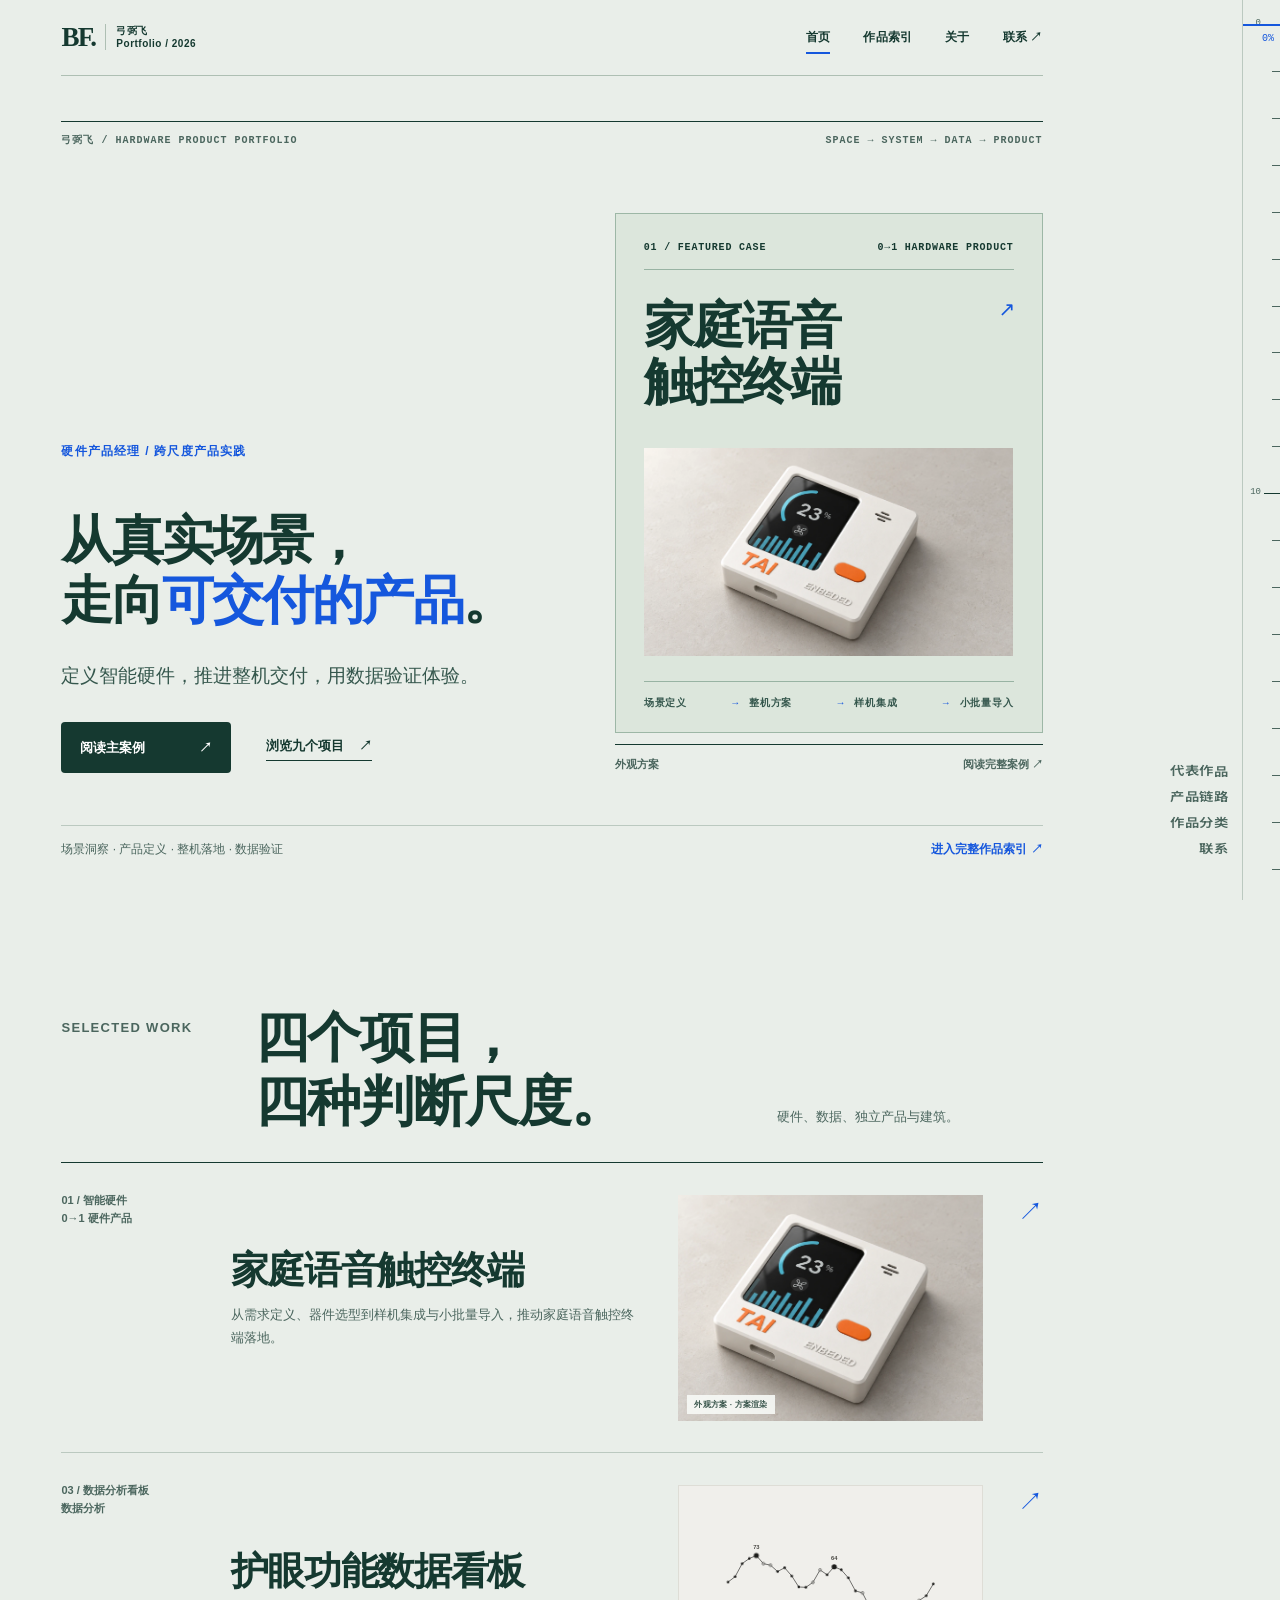
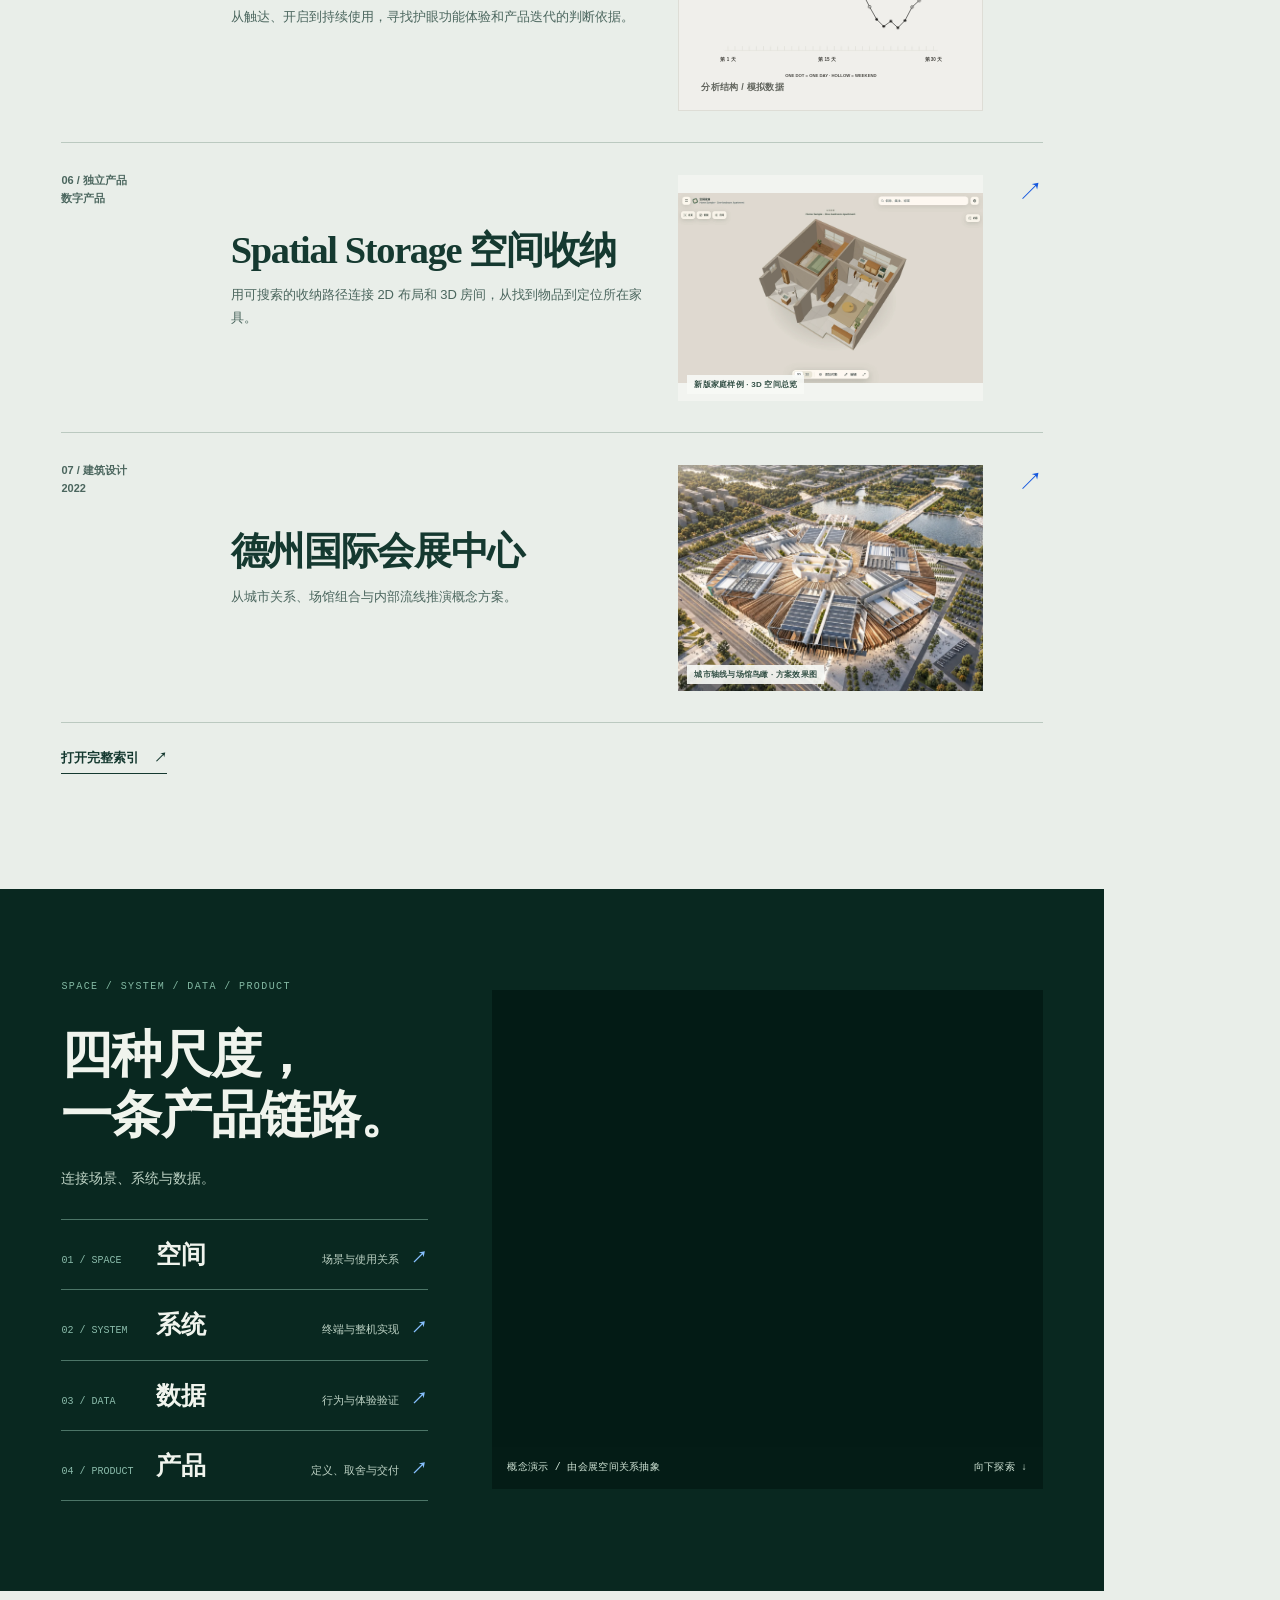
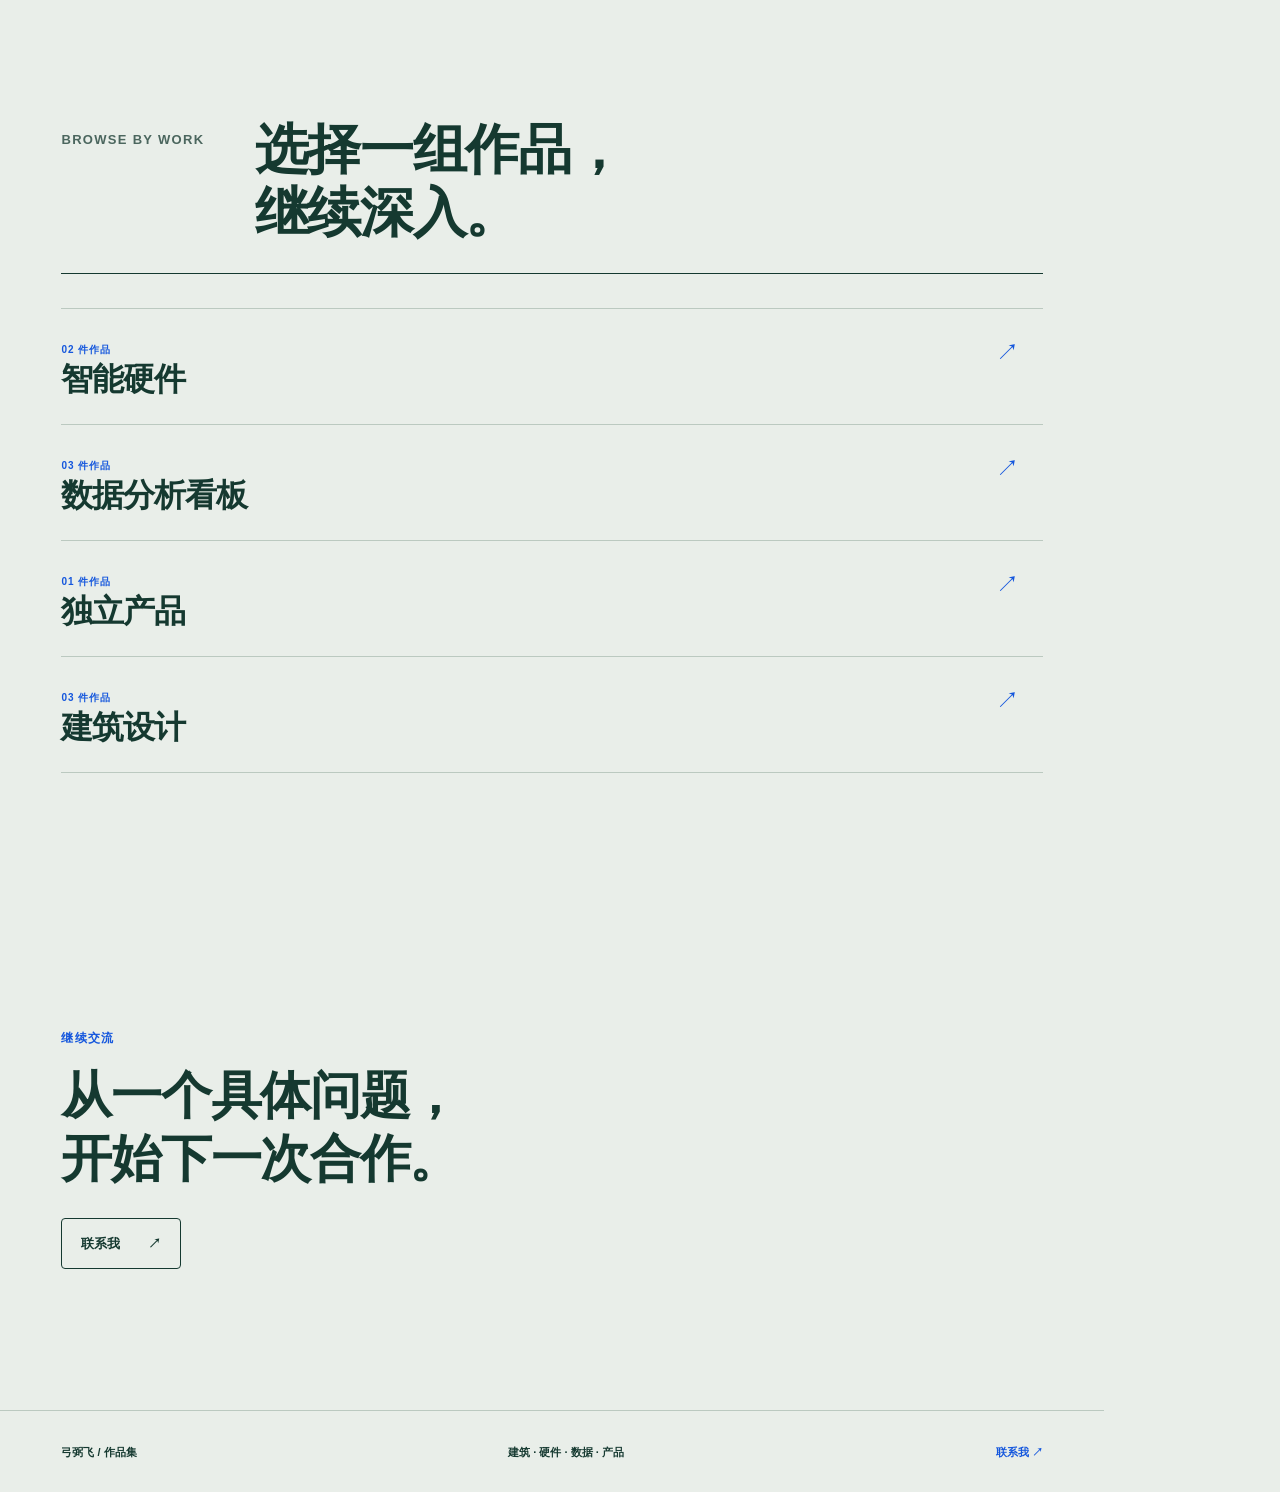
<file: index.html>
<!doctype html>
<html lang="zh-CN">
<head>
  <meta charset="UTF-8" />
  <meta name="viewport" content="width=device-width, initial-scale=1" />
  <meta name="theme-color" content="#e9eee9" />
  <meta name="description" content="弓弼飞的硬件产品作品集：从场景洞察、产品定义到整机方案、数据验证与持续迭代。" />
  <title>弓弼飞 · 硬件产品与跨尺度设计</title>
  <link rel="preload" href="assets/fonts/noto-sans-sc-ruler-600.ttf" as="font" type="font/ttf" crossorigin="anonymous" />
  <link rel="stylesheet" href="styles.css?v=20261004c" />
  <link rel="stylesheet" href="portfolio-charts.css?v=20261004c" />
  <link rel="stylesheet" href="editorial.css?v=20261004c" />
  <link rel="stylesheet" href="portfolio-product.css?v=20261004c" />
  <link rel="stylesheet" href="scroll-ruler.css?v=20261015c" />
</head>
<body data-page="home">
  <a class="skip-link" href="#main">跳转到正文</a>
  <header class="site-header">
    <a class="brand" href="index.html" aria-label="弓弼飞作品集首页"><span class="brand-mark">BF.</span><span class="brand-note">弓弼飞<br />Portfolio / 2026</span></a>
    <nav class="site-nav" aria-label="主导航"><a class="active" href="index.html">首页</a><a href="work.html">作品索引</a><a href="about.html">关于</a><a href="mailto:gongbifei@outlook.com">联系 ↗</a></nav>
    <button class="nav-toggle" type="button" aria-label="打开菜单" aria-expanded="false">菜单 <span>+</span></button>
  </header>
  <main id="main">
    <section class="editorial-hero section-shell" aria-labelledby="home-title">
      <div class="hero-masthead"><span>弓弼飞 / HARDWARE PRODUCT PORTFOLIO</span><span>SPACE → SYSTEM → DATA → PRODUCT</span></div>
      <div class="editorial-hero-grid">
        <div class="editorial-hero-copy"><p class="small-label">硬件产品经理 / 跨尺度产品实践</p><h1 id="home-title">从真实场景，<br />走向<span>可交付的产品</span>。</h1><p class="hero-deck">定义智能硬件，推进整机交付，用数据验证体验。</p><div class="hero-actions"><a class="button button-primary" href="project.html?slug=voice-touch-terminal">阅读主案例 <span>↗</span></a><a class="text-link" href="work.html">浏览九个项目 <span>↗</span></a></div></div>
        <div class="hero-project"><a class="hero-case" href="project.html?slug=voice-touch-terminal"><div class="hero-case-top"><span>01 / FEATURED CASE</span><span>0→1 HARDWARE PRODUCT</span></div><h2>家庭语音<br />触控终端<span>↗</span></h2><div class="hero-case-art"><img src="assets/hardware/voice-touch-terminal-studio-v2.webp" alt="家庭语音触控终端外观方案" fetchpriority="high" /></div><div class="hero-case-flow"><span>场景定义</span><span>整机方案</span><span>样机集成</span><span>小批量导入</span></div></a><div class="hero-image-caption"><span>外观方案</span><span>阅读完整案例 ↗</span></div></div>
      </div>
      <div class="hero-footline"><span>场景洞察 · 产品定义 · 整机落地 · 数据验证</span><a href="work.html">进入完整作品索引 <span aria-hidden="true">↗</span></a></div>
    </section>

    <section class="selected-work section-shell" id="selected-work" data-ruler-label="代表作品" aria-labelledby="selected-title"><div class="editorial-section-head"><p class="small-label">Selected work</p><h2 id="selected-title">四个项目，<br />四种判断尺度。</h2><p>硬件、数据、独立产品与建筑。</p></div><div id="featured-list" class="featured-list"></div><div class="section-end"><a class="text-link" href="work.html">打开完整索引 <span>↗</span></a></div></section>

    <section class="spatial-interlude" id="product-chain" data-ruler-label="产品链路" aria-labelledby="spatial-title"><div class="section-shell spatial-inner"><div class="spatial-copy"><p class="spatial-kicker">SPACE / SYSTEM / DATA / PRODUCT</p><h2 id="spatial-title">四种尺度，<br />一条产品链路。</h2><p>连接场景、系统与数据。</p><div class="spatial-stages" role="group" aria-label="按尺度查看作品"><a href="work.html?category=architecture"><span>01 / SPACE</span><strong>空间</strong><small>场景与使用关系</small><b>↗</b></a><a href="work.html?category=hardware"><span>02 / SYSTEM</span><strong>系统</strong><small>终端与整机实现</small><b>↗</b></a><a href="work.html?category=data"><span>03 / DATA</span><strong>数据</strong><small>行为与体验验证</small><b>↗</b></a><a href="project.html?slug=voice-touch-terminal"><span>04 / PRODUCT</span><strong>产品</strong><small>定义、取舍与交付</small><b>↗</b></a></div></div><div class="spatial-view"><img class="spatial-fallback" src="assets/architecture/dezhou-spatial-analysis-v2.webp" alt="德州国际会展中心空间关系分析图" loading="lazy" /><canvas id="spatial-canvas" aria-hidden="true"></canvas><div class="spatial-view-caption"><span>概念演示 / 由会展空间关系抽象</span><span>向下探索 ↓</span></div></div></div></section>

    <section class="domain-section section-shell" id="work-domains" data-ruler-label="作品分类" aria-labelledby="domain-heading"><div class="editorial-section-head compact"><p class="small-label">Browse by work</p><h2 id="domain-heading">选择一组作品，<br />继续深入。</h2></div><div id="domain-list" class="domain-list"></div></section>
    <section class="closing section-shell" id="contact" data-ruler-label="联系"><p class="small-label">继续交流</p><h2>从一个具体问题，<br />开始下一次合作。</h2><a class="button button-outline" href="mailto:gongbifei@outlook.com">联系我 <span>↗</span></a></section>
  </main>
  <footer class="site-footer section-shell"><span>弓弼飞 / 作品集</span><span>建筑 · 硬件 · 数据 · 产品</span><a href="mailto:gongbifei@outlook.com">联系我 ↗</a></footer>
  <script src="data.js?v=20261004c"></script><script src="assets/lieflat/mono-tokens.js"></script><script src="portfolio-charts.js?v=20261004c"></script><script src="app.js?v=20261004c"></script><script defer src="spatial.js?v=20261004c"></script>
  <script defer src="scroll-ruler.js?v=20261015c"></script>
</body>
</html>
</file>
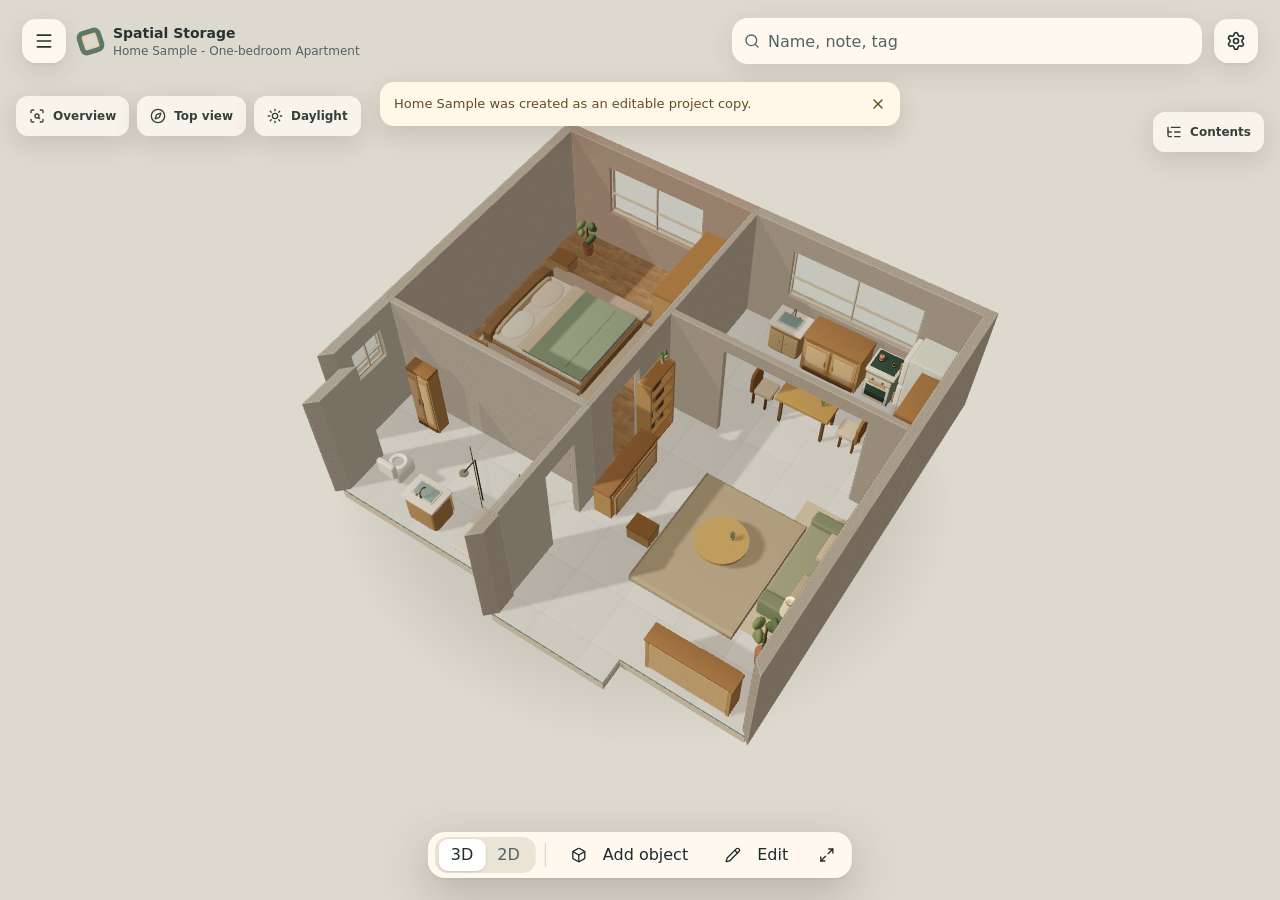
<file: spatial-storage/index.html>
<!doctype html>
<html lang="en">
  <head>
    <meta charset="UTF-8" />
    <meta name="viewport" content="width=device-width, initial-scale=1.0" />
    <link rel="icon" type="image/svg+xml" href="/spatial-storage/favicon.svg" />
    <title>Spatial Storage</title>
    <script type="module" crossorigin src="/spatial-storage/assets/index-D-BCmLZz.js"></script>
    <link rel="modulepreload" crossorigin href="/spatial-storage/assets/react-vendor-CAyLr3BX.js">
    <link rel="modulepreload" crossorigin href="/spatial-storage/assets/three-vendor-tkZvGWiH.js">
    <link rel="stylesheet" crossorigin href="/spatial-storage/assets/index-Duhs61u8.css">
  </head>
  <body>
    <div id="root"></div>
  </body>
</html>
</file>
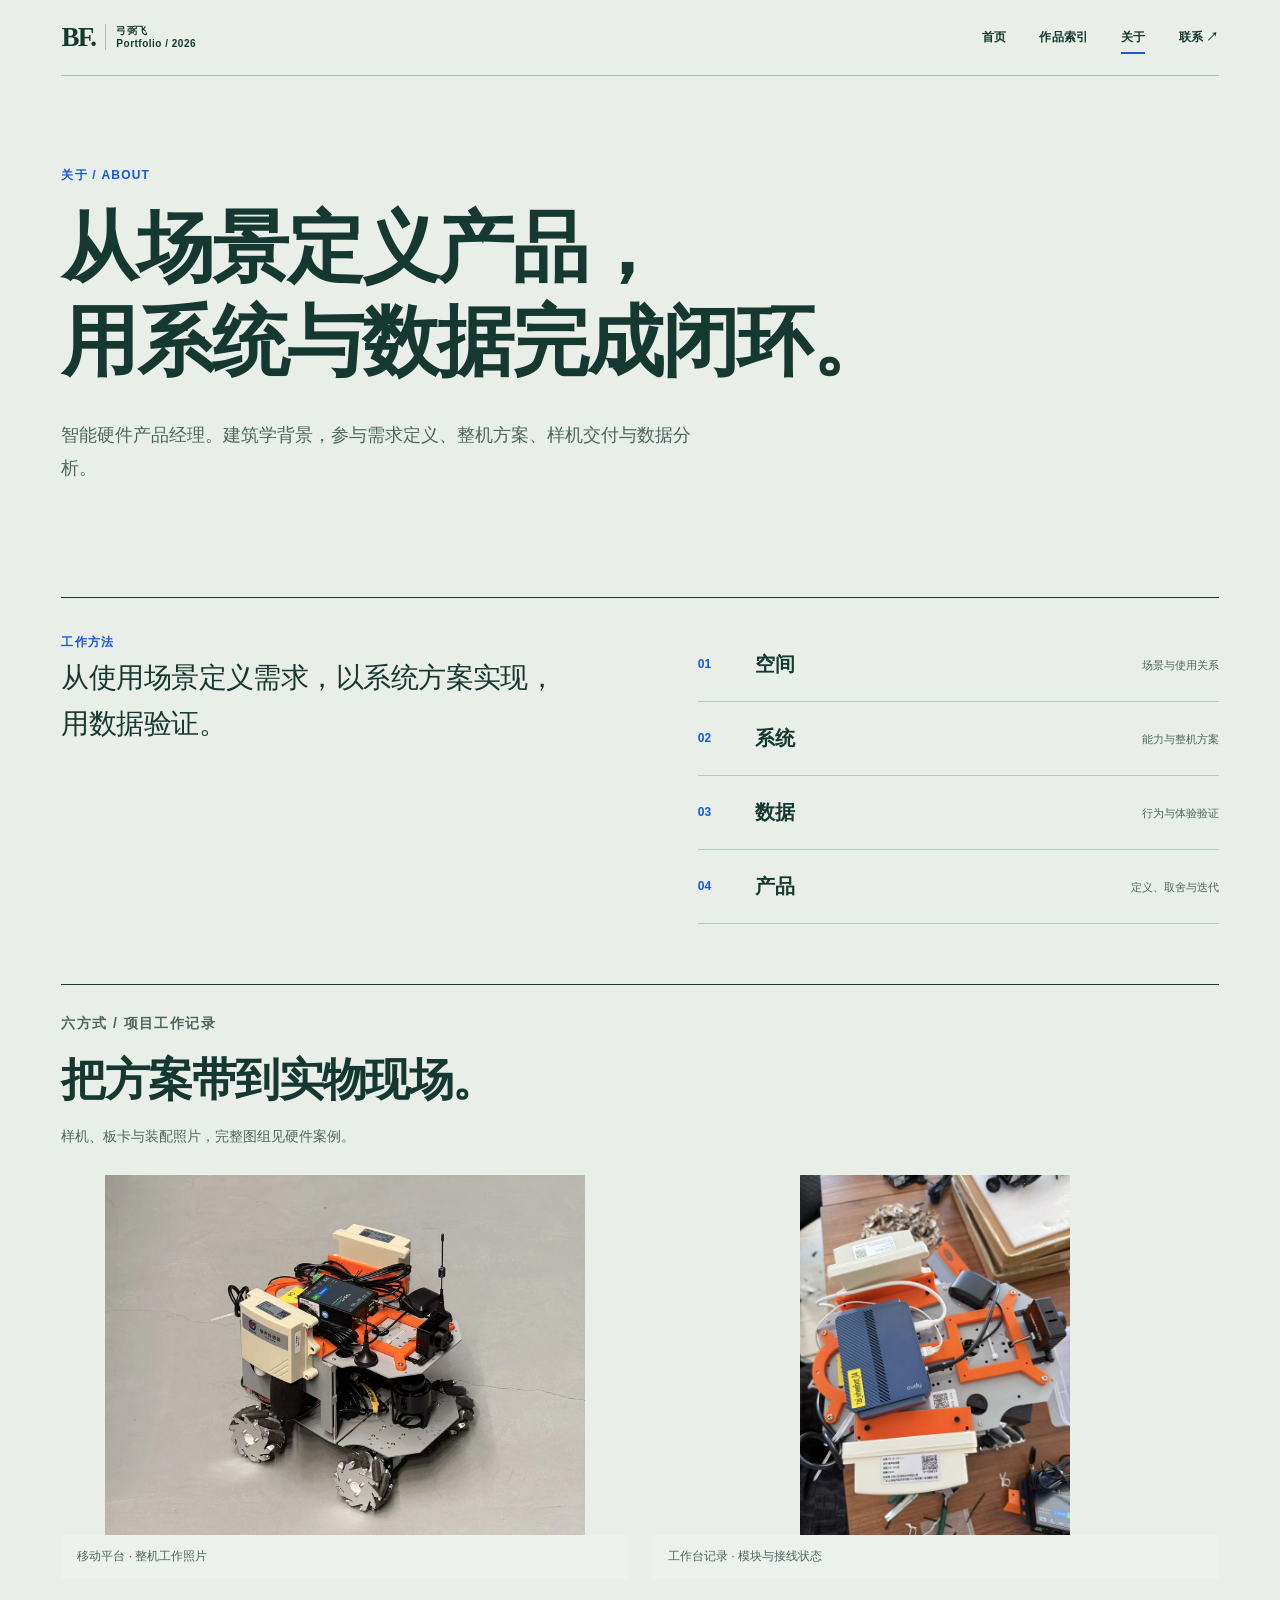
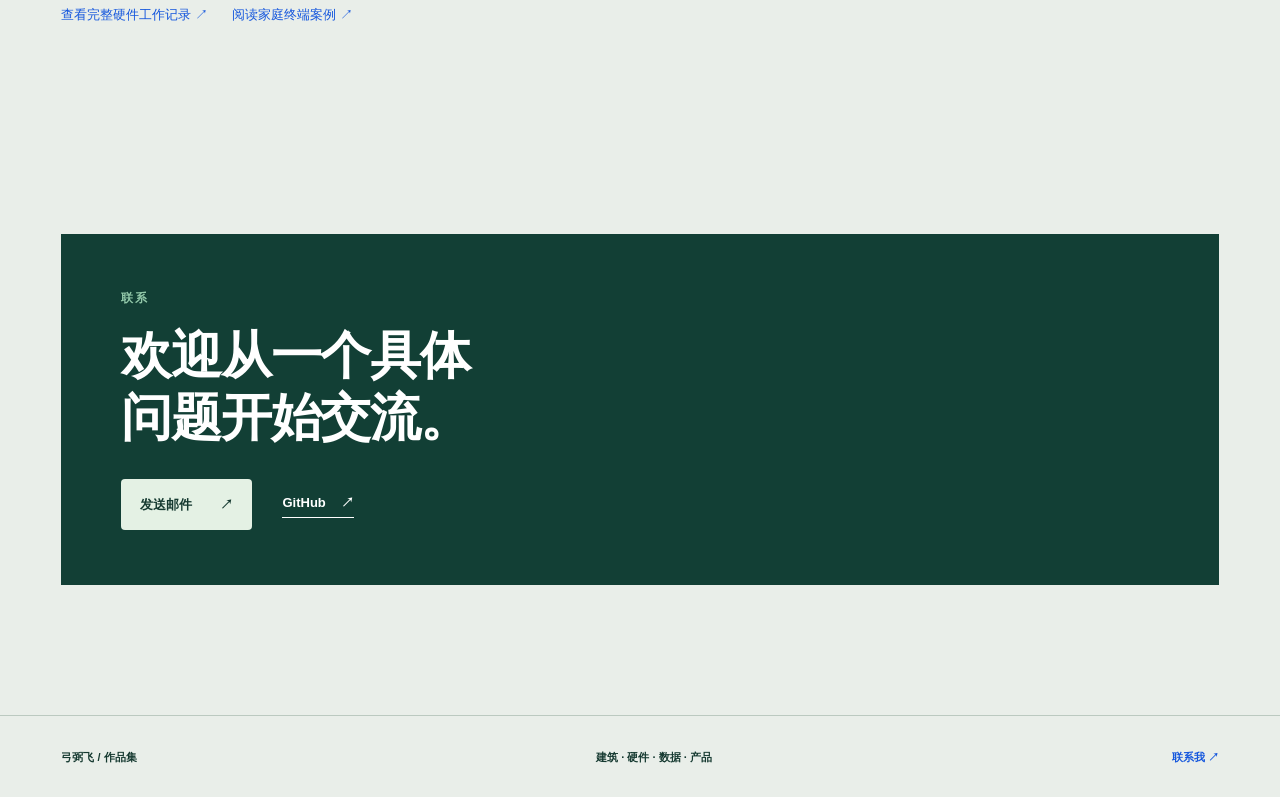
<file: about.html>
<!doctype html>
<html lang="zh-CN">
  <head><meta charset="UTF-8" /><meta name="viewport" content="width=device-width, initial-scale=1" /><meta name="theme-color" content="#e9eee9" /><meta name="description" content="弓弼飞的硬件产品工作方法、跨领域背景与联系方式。" /><title>关于 · 弓弼飞</title><link rel="stylesheet" href="styles.css?v=20261004c" /><link rel="stylesheet" href="editorial.css?v=20261004c" /><link rel="stylesheet" href="portfolio-product.css?v=20261004c" /></head>
  <body data-page="about"><a class="skip-link" href="#main">跳转到正文</a><header class="site-header"><a class="brand" href="index.html" aria-label="弓弼飞作品集首页"><span class="brand-mark">BF.</span><span class="brand-note">弓弼飞<br />Portfolio / 2026</span></a><nav class="site-nav" aria-label="主导航"><a href="index.html">首页</a><a href="work.html">作品索引</a><a class="active" href="about.html">关于</a><a href="mailto:gongbifei@outlook.com">联系 ↗</a></nav><button class="nav-toggle" type="button" aria-label="打开菜单" aria-expanded="false">菜单 <span>+</span></button></header>
    <main id="main" class="section-shell about-main"><header class="page-intro"><p class="small-label">关于 / ABOUT</p><h1>从场景定义产品，<br />用系统与数据完成闭环。</h1><p>智能硬件产品经理。建筑学背景，参与需求定义、整机方案、样机交付与数据分析。</p></header><div class="about-grid"><div class="about-statement"><span class="small-label">工作方法</span><p>从使用场景定义需求，以系统方案实现，用数据验证。</p></div><div class="about-path"><div><span>01</span><strong>空间</strong><small>场景与使用关系</small></div><div><span>02</span><strong>系统</strong><small>能力与整机方案</small></div><div><span>03</span><strong>数据</strong><small>行为与体验验证</small></div><div><span>04</span><strong>产品</strong><small>定义、取舍与迭代</small></div></div></div><section class="work-records" aria-labelledby="work-records-title"><p class="small-label">六方式 / 项目工作记录</p><h2 id="work-records-title">把方案带到实物现场。</h2><p>样机、板卡与装配照片，完整图组见硬件案例。</p><div class="project-gallery"><figure><a class="media-open" href="assets/work/mobile-platform.webp" target="_blank" rel="noopener noreferrer" aria-label="放大移动平台整机照片"><img src="assets/work/mobile-platform.webp" alt="带麦克纳姆轮、上层模块和接线的移动平台实物" loading="lazy" decoding="async" /></a><figcaption>移动平台 · 整机工作照片</figcaption></figure><figure><a class="media-open" href="assets/work/mobile-platform-workbench.webp" target="_blank" rel="noopener noreferrer" aria-label="放大移动平台工作台照片"><img src="assets/work/mobile-platform-workbench.webp" alt="工作台上移动平台的模块、接线和电源装配记录" loading="lazy" decoding="async" /></a><figcaption>工作台记录 · 模块与接线状态</figcaption></figure></div><div class="record-links"><a href="project.html?slug=cm5-home-gateway#work-records">查看完整硬件工作记录 ↗</a><a href="project.html?slug=voice-touch-terminal">阅读家庭终端案例 ↗</a></div></section><section class="about-contact"><p class="small-label">联系</p><h2>欢迎从一个具体问题开始交流。</h2><div><a class="button button-primary" href="mailto:gongbifei@outlook.com">发送邮件 <span>↗</span></a><a class="text-link" href="https://github.com/Ongiei" target="_blank" rel="noopener noreferrer">GitHub <span>↗</span></a></div></section></main>
    <footer class="site-footer section-shell"><span>弓弼飞 / 作品集</span><span>建筑 · 硬件 · 数据 · 产品</span><a href="mailto:gongbifei@outlook.com">联系我 ↗</a></footer><script src="data.js?v=20261004c"></script><script src="app.js?v=20261004c"></script></body>
</html>
</file>
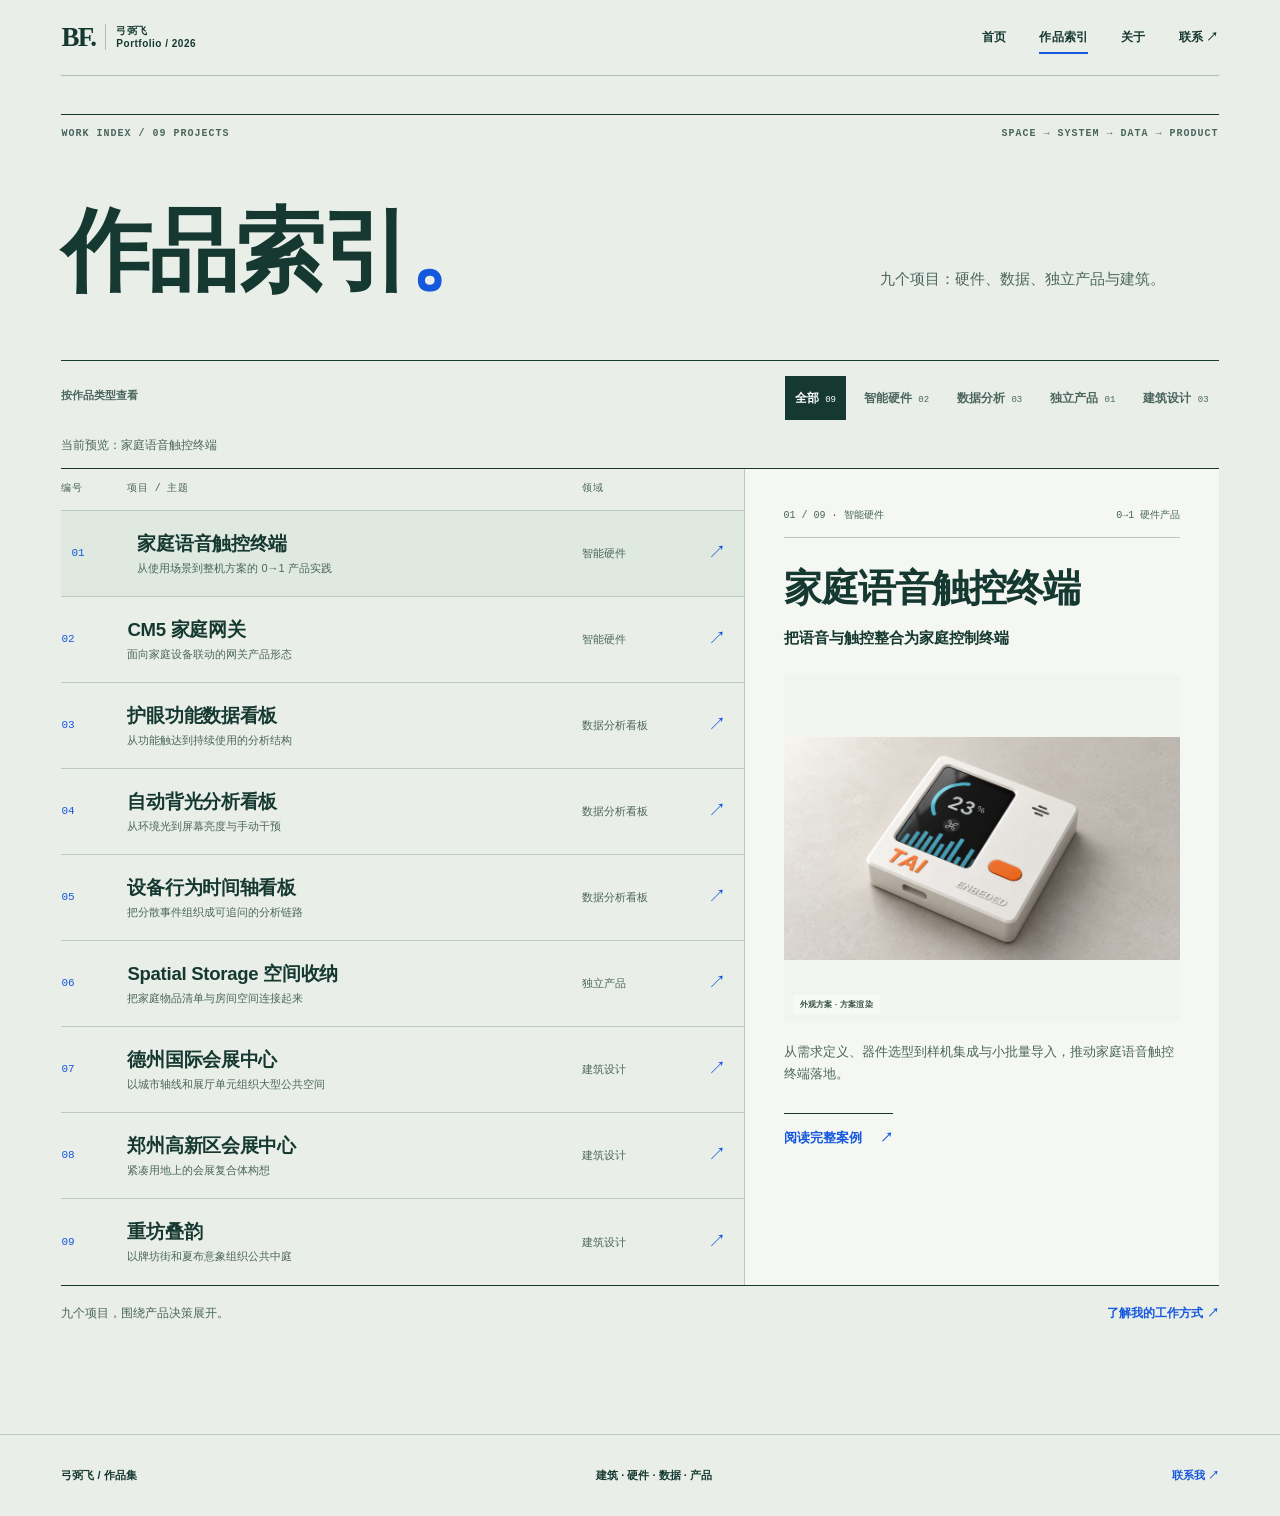
<file: work.html>
<!doctype html>
<html lang="zh-CN">
<head><meta charset="UTF-8" /><meta name="viewport" content="width=device-width, initial-scale=1" /><meta name="theme-color" content="#e9eee9" /><meta name="description" content="按产品链路浏览弓弼飞的硬件、数据、独立产品与建筑案例。" /><title>作品索引 · 弓弼飞</title><link rel="stylesheet" href="styles.css?v=20261004c" /><link rel="stylesheet" href="portfolio-charts.css?v=20261004c" /><link rel="stylesheet" href="editorial.css?v=20261004c" /><link rel="stylesheet" href="portfolio-product.css?v=20261004c" /></head>
<body data-page="work"><a class="skip-link" href="#main">跳转到正文</a><header class="site-header"><a class="brand" href="index.html" aria-label="弓弼飞作品集首页"><span class="brand-mark">BF.</span><span class="brand-note">弓弼飞<br />Portfolio / 2026</span></a><nav class="site-nav" aria-label="主导航"><a href="index.html">首页</a><a class="active" href="work.html">作品索引</a><a href="about.html">关于</a><a href="mailto:gongbifei@outlook.com">联系 ↗</a></nav><button class="nav-toggle" type="button" aria-label="打开菜单" aria-expanded="false">菜单 <span>+</span></button></header>
<noscript><div class="section-shell"><p>请启用 JavaScript 查看完整案例与项目筛选。也可以通过邮件联系我：<a href="mailto:gongbifei@outlook.com">gongbifei@outlook.com</a>。</p></div></noscript><main id="main" class="section-shell work-main"><header class="index-intro"><div class="hero-masthead"><span>WORK INDEX / 09 PROJECTS</span><span>SPACE → SYSTEM → DATA → PRODUCT</span></div><div class="index-intro-main"><h1>作品索引<span>。</span></h1><p>九个项目：硬件、数据、独立产品与建筑。</p></div></header>
<div class="index-toolbar"><span>按作品类型查看</span><div class="filters" role="group" aria-label="按作品类型筛选"><button class="filter active" data-filter="all" aria-pressed="true">全部 <small>09</small></button><button class="filter" data-filter="hardware" aria-pressed="false">智能硬件 <small>02</small></button><button class="filter" data-filter="data" aria-pressed="false">数据分析 <small>03</small></button><button class="filter" data-filter="research" aria-pressed="false">独立产品 <small>01</small></button><button class="filter" data-filter="architecture" aria-pressed="false">建筑设计 <small>03</small></button></div></div>
<p id="work-selection-status" class="selection-status" role="status" aria-live="polite">选择项目以查看预览。</p><div class="work-console"><div class="work-ledger"><div class="ledger-head"><span>编号</span><span>项目 / 主题</span><span>领域</span><span></span></div><div id="work-list" class="work-list" aria-label="项目列表"></div></div><aside id="work-detail" class="work-detail" aria-label="当前项目预览"></aside></div>
<div class="index-footer-note"><span>九个项目，围绕产品决策展开。</span><a href="about.html">了解我的工作方式 ↗</a></div></main>
<footer class="site-footer section-shell"><span>弓弼飞 / 作品集</span><span>建筑 · 硬件 · 数据 · 产品</span><a href="mailto:gongbifei@outlook.com">联系我 ↗</a></footer><script src="data.js?v=20261004c"></script><script src="assets/lieflat/mono-tokens.js"></script><script src="portfolio-charts.js?v=20261004c"></script><script src="app.js?v=20261004c"></script></body></html>
</file>
<file: styles.css>
/* THESIS: A cross-scale working atlas where projects lead and decisions explain them.
OWN-WORLD: Pale mineral paper, deep green ink, electric blue annotations, precise diagram frames.
STORY: Scan four domains, open a case, inspect its question, choices, and missing evidence.
FIRST VIEWPORT: A large left thesis faces a four-part specimen board; the work is visible immediately.
FORM: Editorial field atlas, adapted for a recruiter scanning a mixed-discipline portfolio. */
:root{--paper:#e9eee9;--paper-light:#f7f9f5;--ink:#153930;--ink-soft:#4b665e;--blue:#1557dd;--line:#bbc9c0;--dark:#123f35;--mint:#d4e9d9;--white:#fff;--radius:14px;--max:1440px}
*{box-sizing:border-box}html{scroll-behavior:smooth}body{margin:0;background:var(--paper);color:var(--ink);font-family:-apple-system,BlinkMacSystemFont,"PingFang SC","Noto Sans CJK SC","Microsoft YaHei",sans-serif;font-size:16px;line-height:1.65}button,a{font:inherit}a{color:inherit;text-decoration:none}button{cursor:pointer}::selection{background:#b8d0ff;color:var(--ink)}:focus-visible{outline:3px solid var(--blue);outline-offset:4px}.skip-link{position:absolute;left:14px;top:-60px;background:var(--blue);color:white;padding:8px 14px;z-index:100}.skip-link:focus{top:10px}.section-shell{max-width:var(--max);margin-inline:auto;padding-inline:clamp(22px,4.8vw,78px)}.small-label{font-size:12px;font-weight:700;letter-spacing:.1em;line-height:1.5;color:var(--blue);margin:0 0 18px;text-transform:uppercase}h1,h2,h3,p{margin-top:0}h1,h2,h3{line-height:1.17;letter-spacing:-.035em}p{max-width:72ch}.site-header{height:92px;max-width:var(--max);padding:0 clamp(22px,4.8vw,78px);margin:auto;display:flex;align-items:center;justify-content:space-between;border-bottom:1px solid var(--line);position:relative;z-index:20}.brand{display:flex;gap:14px;align-items:center}.brand-mark{width:50px;height:50px;background:var(--ink);color:var(--paper-light);display:grid;place-items:center;font-weight:900;letter-spacing:-.08em;font-size:20px;border-radius:50%}.brand-note{font-size:10px;font-weight:700;line-height:1.35;letter-spacing:.05em}.site-nav{display:flex;gap:clamp(25px,3vw,48px);align-items:center;font-size:13px;font-weight:700}.site-nav a{position:relative;white-space:nowrap}.site-nav a::after{content:"";height:2px;position:absolute;bottom:-7px;left:0;right:100%;background:var(--blue);transition:right .25s ease}.site-nav a:hover::after,.site-nav a.active::after{right:0}.nav-toggle{display:none;border:0;background:none;color:var(--ink);font-weight:700}.hero{display:grid;grid-template-columns:minmax(0,1fr) minmax(430px,.92fr);gap:clamp(35px,5vw,80px);padding-top:clamp(65px,8vw,120px);padding-bottom:clamp(70px,8vw,115px);align-items:center}.hero-copy{max-width:660px}.hero h1{font-size:clamp(50px,5.9vw,88px);font-weight:850;margin:0 0 34px;letter-spacing:-.047em}.hero h1 em{font-style:normal;color:var(--blue)}.hero-intro{font-size:clamp(16px,1.45vw,19px);line-height:1.85;max-width:34em;color:var(--ink-soft);margin-bottom:38px}.hero-actions{display:flex;align-items:center;gap:30px;flex-wrap:wrap}.button{min-height:51px;padding:12px 19px;display:inline-flex;gap:28px;justify-content:space-between;align-items:center;font-size:13px;font-weight:800;border-radius:4px;transition:transform .25s cubic-bezier(.16,1,.3,1),background .2s}.button:hover{transform:translateY(-3px)}.button-primary{background:var(--ink);color:white}.button-primary:hover{background:var(--blue)}.button-outline{border:1px solid var(--ink);color:var(--ink)}.button-outline:hover{background:var(--ink);color:white}.text-link{font-size:13px;font-weight:800;display:inline-flex;gap:15px;align-items:center;border-bottom:1px solid currentColor;padding-bottom:4px}.text-link:hover{color:var(--blue)}.hero-art{height:min(570px,45vw);min-height:480px;background:#dce9de;border:1px solid #a8bdb0;padding:18px;display:flex;flex-direction:column;box-shadow:12px 16px 35px -26px #315149}.art-topline,.hero-art-footer{display:flex;justify-content:space-between;gap:8px;font-size:10px;font-weight:800;letter-spacing:.07em;line-height:1.3}.art-topline{padding-bottom:16px}.hero-art-footer{padding-top:14px;flex-wrap:wrap;color:#43655b}.hero-art-main{display:grid;grid-template-columns:1.05fr .95fr;grid-template-rows:1fr 1fr;gap:8px;flex:1;min-height:0}.hero-art-main>.visual{height:100%;min-height:0}.hero-art-main>.visual:nth-child(1){grid-row:span 2}.hero-art-main>.visual:nth-child(4){display:none}.visual{overflow:hidden;position:relative;isolation:isolate;min-height:250px;background:var(--mint)}.visual-caption{position:absolute;left:15px;bottom:12px;z-index:5;font-size:10px;font-weight:800;letter-spacing:.03em;background:rgba(248,250,247,.9);color:#345147;padding:3px 7px}.visual.compact .visual-caption{font-size:8px;left:9px;bottom:7px}.visual-device{background:#a6bdad}.visual-device::before{content:"";position:absolute;inset:0;background:radial-gradient(circle at 50% 85%,#e8efe5 0,#e8efe500 50%)}.device-orbit{position:absolute;border:1px solid #dceade;border-radius:50%;left:50%;top:52%;transform:translate(-50%,-50%)}.orbit-a{width:64%;aspect-ratio:1}.orbit-b{width:93%;aspect-ratio:1}.device-body{position:absolute;left:50%;top:53%;transform:translate(-50%,-50%) rotate(-8deg);width:34%;height:63%;border-radius:23px;background:#163c34;padding:9px;box-shadow:18px 20px 25px -16px #234535}.device-screen{width:100%;height:80%;border:2px solid #638078;border-radius:14px;background:#214f42;padding:15%;color:#d9ead6}.device-dot{display:block;width:12px;height:12px;border-radius:50%;background:#b4d9ad}.device-temp{font-size:clamp(16px,2.5vw,38px);font-weight:300;display:block;line-height:1.5}.device-line{height:3px;width:75%;display:block;background:#8fb4a2;margin-top:9px;border-radius:2px}.device-line.short{width:45%}.device-base{position:absolute;bottom:4%;width:20%;height:4px;border-radius:50%;left:40%;background:#9cb4a4}.visual-marker{position:absolute;z-index:2;font-size:9px;font-weight:800;letter-spacing:.1em;color:#295448}.marker-a{left:8%;top:23%}.marker-b{right:7%;bottom:23%}.visual-data{background:#183d34;padding:10%}.data-window{height:100%;width:100%;background:#e8f0e9;box-shadow:12px 13px 15px -12px #0b261e;transform:rotate(-3deg)}.data-top{height:13%;display:flex;align-items:center;gap:3%;padding:0 5%;border-bottom:1px solid #c9d6cd}.data-top i{height:5px;width:5px;border-radius:50%;background:#73958b}.data-top span{margin-left:auto;font-size:7px;font-weight:800;color:#507166;letter-spacing:.04em}.data-inner{display:flex;height:87%}.data-sidebar{width:18%;border-right:1px solid #c9d6cd;padding:15% 4%;display:flex;flex-direction:column;gap:10%}.data-sidebar span{display:block;background:#9db6a5;width:80%;height:5px}.data-sidebar span:first-child{background:var(--blue)}.data-main{padding:7%;flex:1}.data-metrics{display:flex;gap:6%;height:15%}.data-metrics b{display:block;background:#d0ddd2;color:#477264;flex:1;font-size:6px;padding:5px}.data-chart{height:52%;position:relative;border-bottom:1px solid #a7bfae;background:linear-gradient(to bottom,transparent 33%,#cddccf 33.5%,transparent 34%,transparent 66%,#cddccf 66.5%,transparent 67%)}.chart-path{position:absolute;left:6%;right:6%;top:15%;bottom:15%;clip-path:polygon(0 75%,20% 61%,40% 66%,60% 22%,80% 32%,100% 10%,100% 14%,80% 36%,60% 27%,40% 70%,20% 65%,0 79%);background:var(--blue)}.point{position:absolute;width:7px;height:7px;background:var(--blue);border:2px solid white;border-radius:50%}.p1{left:6%;top:66%}.p2{left:25%;top:57%}.p3{left:58%;top:20%}.p4{right:5%;top:12%}.data-rows{display:flex;flex-direction:column;gap:6px;padding-top:10px}.data-rows span{width:95%;height:3px;background:#b6cab9}.data-rows span:nth-child(2){width:70%}.data-rows span:nth-child(3){width:84%}.visual-architecture{background:#d4e3d8}.visual-architecture::before{content:"";position:absolute;inset:0;background:linear-gradient(90deg,#a9c0ac33 1px,transparent 1px),linear-gradient(#a9c0ac33 1px,transparent 1px);background-size:28px 28px}.plan{position:absolute;inset:14% 13%;transform:rotate(-15deg)}.plan-wing,.plan-core{position:absolute;border:2px solid #326b63;background:#edf5eb}.wing-one{left:8%;top:10%;width:36%;height:29%}.wing-two{right:7%;top:15%;width:39%;height:22%}.wing-three{left:2%;bottom:12%;width:36%;height:27%}.wing-four{right:2%;bottom:5%;width:43%;height:35%}.plan-core{left:39%;top:25%;width:29%;height:50%;background:#a4c4ae;border-width:3px}.plan-path{position:absolute;border:2px dashed var(--blue);border-radius:50%;z-index:1}.path-one{left:14%;top:19%;width:75%;height:57%}.path-two{left:28%;top:10%;width:50%;height:85%;transform:rotate(26deg)}.plan-dot{position:absolute;width:10px;height:10px;border-radius:50%;background:var(--blue);z-index:2}.dot-one{left:21%;top:35%}.dot-two{left:55%;top:44%}.dot-three{right:20%;bottom:26%}.plan-label{position:absolute;font-size:9px;letter-spacing:.1em;font-weight:800;color:#2e675f}.label-one{left:5%;top:11%}.label-two{right:5%;top:42%}.label-three{left:8%;bottom:17%}.visual-workflow{background:#b7d0c2;padding:11%;display:flex;align-items:center}.flow-rail{display:flex;width:100%;align-items:center}.flow-node{min-width:0;flex:1;background:#f3f7f1;border:1px solid #537365;padding:12px 5px;text-align:center;box-shadow:5px 6px 0 #75a48d}.flow-node.strong{background:var(--ink);color:white}.flow-node small{display:block;font-size:8px;letter-spacing:.1em;opacity:.68}.flow-node b{font-size:clamp(10px,1.3vw,17px);white-space:nowrap}.flow-link{width:10%;height:2px;background:var(--blue);flex:none;position:relative}.flow-link::after{content:"";width:5px;height:5px;position:absolute;right:0;top:-3px;border-right:1px solid var(--blue);border-top:1px solid var(--blue);transform:rotate(45deg)}.flow-branch{position:absolute;left:48%;bottom:19%;border-left:1px dashed #316656;border-bottom:1px dashed #316656;padding:18px 0 0 12px;color:#315d50;font-size:10px;font-weight:700}.visual-research{display:flex;align-items:center;justify-content:center;gap:10%;background:#c8dbcf}.paper-sheet,.json-sheet{height:61%;width:28%;background:#f6f9f4;box-shadow:8px 10px 0 #a3bfa9;padding:12%;display:flex;flex-direction:column;gap:9px}.paper-sheet span{height:5px;width:100%;background:#85a893}.paper-sheet span:nth-child(2){width:78%}.paper-sheet span:nth-child(4){width:64%}.json-sheet{width:31%;padding:6%;font-size:10px;gap:6px}.json-sheet b{color:var(--blue)}.research-arrow{font-size:40px;color:var(--blue);font-weight:200}.visual.compact .device-body{border-radius:12px;padding:5px}.visual.compact .device-screen{border-radius:8px}.visual.compact .visual-marker,.visual.compact .plan-label{font-size:6px}.visual.compact .flow-node{padding:5px 2px;box-shadow:3px 4px 0 #75a48d}.visual.compact .flow-node small{font-size:5px}.visual.compact .flow-node b{font-size:8px}.visual.compact .flow-branch{font-size:6px;bottom:13%}.visual.compact .data-window{transform:rotate(-3deg)}
.feature-section{padding-top:35px;padding-bottom:125px}.section-heading{display:flex;justify-content:space-between;align-items:end;gap:50px;padding-bottom:32px;border-bottom:1px solid var(--ink)}.section-heading h2,.method-title h2,.closing h2,.about-materials h2,.about-contact h2{font-size:clamp(35px,4vw,58px);margin:0}.section-heading>p{font-size:14px;color:var(--ink-soft);max-width:34ch;margin:0 0 5px}.feature-row{position:relative;display:grid;grid-template-columns:17% minmax(0,1fr) 27% 30px;gap:25px;min-height:240px;align-items:center;border-bottom:1px solid var(--line);padding:27px 0;transition:background .25s}.feature-row:hover{background:#dfe9df}.feature-meta{align-self:stretch;display:flex;flex-direction:column;justify-content:space-between;font-size:11px;font-weight:750;color:var(--ink-soft)}.feature-copy h3{font-size:clamp(27px,3vw,45px);margin:0 0 12px}.feature-copy p{font-size:14px;color:var(--ink-soft);margin:0 0 18px}.feature-role{font-size:11px;font-weight:800}.feature-visual{height:176px}.feature-visual .visual{height:100%;min-height:0}.row-arrow{font-size:25px;color:var(--blue);align-self:start;text-align:right}.section-end{display:flex;justify-content:space-between;align-items:center;gap:20px;padding-top:34px}.section-end>span{font-size:11px;color:var(--ink-soft)}.method-section{background:var(--dark);color:var(--paper-light)}.method-inner{padding-top:105px;padding-bottom:108px;display:grid;grid-template-columns:.95fr 1.05fr;gap:12%}.method-title .small-label{color:#8ebba4}.method-title h2{max-width:10em}.method-steps{border-top:1px solid #7ba18e}.method-steps>div{display:flex;align-items:center;justify-content:space-between;gap:30px;padding:22px 0;border-bottom:1px solid #7ba18e}.method-steps b{font-size:25px}.method-steps span{font-size:13px;color:#b2ceba}.closing{padding-top:125px;padding-bottom:135px}.closing h2{max-width:11em;margin-bottom:28px}.closing>p:not(.small-label){color:var(--ink-soft);margin-bottom:30px}.site-footer{min-height:82px;border-top:1px solid var(--line);display:flex;justify-content:space-between;align-items:center;gap:20px;font-size:11px;font-weight:750}.site-footer a{color:var(--blue)}
.page-intro{padding-top:90px;padding-bottom:75px}.page-intro h1{font-size:clamp(50px,6vw,86px);margin:0 0 30px}.page-intro>p:last-child{font-size:18px;color:var(--ink-soft);max-width:35em;line-height:1.8}.filters{display:flex;flex-wrap:wrap;gap:8px;padding-bottom:25px;border-bottom:1px solid var(--ink)}.filter{background:transparent;color:var(--ink);border:1px solid #aabfb1;padding:8px 12px;border-radius:3px;font-size:12px;font-weight:750}.filter:hover,.filter.active{background:var(--ink);color:white;border-color:var(--ink)}.filter span{margin-left:8px;opacity:.7}.work-list{min-height:400px}.work-row{display:grid;grid-template-columns:8% minmax(0,1fr) 27% 30px;gap:24px;align-items:center;min-height:252px;padding:27px 0;border-bottom:1px solid var(--line);transition:background .25s}.work-row:hover{background:#dfe9df}.work-index{align-self:start;font-size:13px;font-weight:800;color:var(--blue)}.work-row-text .small-label{margin-bottom:10px}.work-row-text h2{font-size:clamp(27px,3.3vw,47px);margin:0 0 9px}.work-row-text p{color:var(--ink-soft);font-size:14px;margin:0}.work-preview{height:170px}.work-preview .visual{height:100%;min-height:0}.work-arrow{align-self:start;font-size:25px;color:var(--blue)}.work-note{margin:55px 0 125px;display:grid;grid-template-columns:21% 1fr;gap:30px;border-top:1px solid var(--ink);padding-top:20px}.work-note b{font-size:13px}.work-note p{color:var(--ink-soft);font-size:13px;margin:0}
.project-hero{padding-top:50px;padding-bottom:43px}.back-link{font-size:12px;font-weight:800;color:var(--blue)}.project-head{display:flex;justify-content:space-between;gap:30px;align-items:start;margin-top:75px}.project-head h1{font-size:clamp(45px,6vw,85px);margin:0 0 20px}.project-subtitle{font-size:19px;color:var(--ink-soft);margin:0}.project-index{font-size:70px;font-weight:850;line-height:1;color:var(--blue);white-space:nowrap}.project-index span{font-size:14px;color:var(--ink-soft);margin-left:5px}.project-meta{display:flex;gap:65px;margin-top:60px;padding-top:18px;border-top:1px solid var(--ink)}.project-meta>div{display:flex;flex-direction:column;gap:5px}.project-meta span{font-size:11px;color:var(--ink-soft)}.project-meta strong{font-size:13px}.project-cover{height:min(650px,50vw);min-height:400px;max-width:calc(var(--max) - 156px);margin:0 auto}.project-cover>.visual{height:100%}.project-cover .visual-caption{font-size:12px;left:25px;bottom:20px}.project-body{display:grid;grid-template-columns:24% 1fr;gap:7%;padding-top:105px;padding-bottom:130px}.project-toc{align-self:start;position:sticky;top:35px;display:flex;flex-direction:column;gap:12px;font-size:12px}.project-toc span{font-weight:800;border-bottom:1px solid var(--line);padding-bottom:13px;margin-bottom:3px}.project-toc a{color:var(--ink-soft)}.project-toc a:hover{color:var(--blue)}.project-article{max-width:790px}.project-section{scroll-margin-top:40px;margin-bottom:95px}.project-section h2{font-size:clamp(31px,3.1vw,46px);margin:0 0 25px;max-width:17em}.project-section>p:not(.small-label){font-size:16px;color:var(--ink-soft);line-height:1.9}.constraint-list{list-style:none;padding:0;border-top:1px solid var(--line)}.constraint-list li{display:flex;gap:30px;padding:18px 0;border-bottom:1px solid var(--line);font-size:16px;font-weight:650}.constraint-list li span{color:var(--blue);font-size:12px;min-width:25px}.decision-list{border-top:1px solid var(--ink)}.decision{display:grid;grid-template-columns:45px 1fr;gap:25px;padding:24px 0;border-bottom:1px solid var(--line)}.decision>span{font-size:12px;font-weight:800;color:var(--blue)}.decision h3{font-size:22px;margin:0 0 10px}.decision p{font-size:14px;color:var(--ink-soft);margin:0}.evidence-box{margin-top:32px;background:#d8e8da;padding:25px 30px}.evidence-box b{font-size:13px}.evidence-box ul{margin:12px 0 0;padding-left:18px;color:var(--ink-soft);font-size:14px}.evidence-box li+li{margin-top:5px}.next-project{padding-bottom:110px;border-top:1px solid var(--ink);padding-top:20px;display:flex;justify-content:space-between;font-size:13px;font-weight:800}.next-project a{font-size:24px;color:var(--blue)}.not-found{min-height:65vh;padding-top:100px}.not-found h1{font-size:clamp(40px,5vw,70px)}
.about-main .page-intro{padding-bottom:95px}.about-grid{display:grid;grid-template-columns:1fr 1fr;gap:10%;border-top:1px solid var(--ink);padding-top:30px}.about-statement p:not(.small-label){font-size:clamp(22px,2.2vw,30px);line-height:1.65;letter-spacing:-.02em}.about-path>div{display:grid;grid-template-columns:45px 1fr auto;gap:12px;align-items:center;border-bottom:1px solid var(--line);padding:20px 0}.about-path span{color:var(--blue);font-size:12px;font-weight:800}.about-path strong{font-size:20px}.about-path small{font-size:11px;color:var(--ink-soft)}.about-materials{padding-top:150px;padding-bottom:145px;display:grid;grid-template-columns:1fr 1fr;gap:12%}.about-materials h2{max-width:12em}.about-materials ul{margin:0;padding:0;list-style:none;border-top:1px solid var(--ink)}.about-materials li{padding:18px 0;border-bottom:1px solid var(--line);font-size:14px}.about-contact{background:var(--dark);color:white;padding:55px 60px;margin-bottom:110px}.about-contact .small-label{color:#92c8a9}.about-contact h2{max-width:12em;margin-bottom:30px}.about-contact>div{display:flex;gap:30px;align-items:center}.about-contact .button-primary{background:#e4f1e4;color:var(--ink)}.about-contact .button-primary:hover{background:#b8dec3}.about-contact .text-link:hover{color:#a4cfb3}
@media(max-width:1000px){.hero{grid-template-columns:1fr}.hero-art{height:520px;min-height:0}.feature-row{grid-template-columns:13% minmax(0,1fr) 28% 22px}.method-inner{gap:7%}.project-cover{max-width:none}.about-grid{gap:6%}}
@media(max-width:700px){.site-header{height:72px}.brand-mark{width:42px;height:42px;font-size:17px}.brand-note{font-size:9px}.nav-toggle{display:block;font-size:12px;padding:10px 0}.nav-toggle span{color:var(--blue);margin-left:5px}.site-nav{display:none;position:absolute;left:0;right:0;top:71px;padding:20px 22px 28px;background:var(--paper-light);border-bottom:1px solid var(--line);flex-direction:column;align-items:flex-start;gap:19px;box-shadow:0 15px 25px -25px #1b3d31}.site-nav.open{display:flex}.hero{padding-top:73px;padding-bottom:80px;gap:54px}.hero h1{font-size:clamp(47px,12vw,65px)}.hero-intro{font-size:16px}.hero-art{height:430px;padding:12px}.art-topline,.hero-art-footer{font-size:8px}.hero-art-main{grid-template-columns:1fr 1fr}.hero-art-main>.visual:nth-child(1){grid-row:auto}.hero-art-main>.visual:nth-child(4){display:block}.hero-art-main>.visual{min-height:0}.section-heading{display:block}.section-heading h2{margin-bottom:20px}.section-heading>p{max-width:28em}.feature-section{padding-bottom:90px}.feature-row{grid-template-columns:1fr 98px 18px;gap:12px;min-height:170px;padding:20px 0}.feature-meta{grid-column:1/-1;flex-direction:row;font-size:9px}.feature-copy h3{font-size:24px}.feature-copy p{font-size:12px;margin-bottom:8px}.feature-role{font-size:9px}.feature-visual{height:110px}.row-arrow{font-size:20px}.section-end{align-items:start}.section-end>span{max-width:11em;text-align:right}.method-inner{grid-template-columns:1fr;padding-top:75px;padding-bottom:80px}.method-title{margin-bottom:35px}.method-steps b{font-size:22px}.closing{padding-top:85px;padding-bottom:95px}.site-footer{min-height:115px;align-items:start;justify-content:center;flex-direction:column;gap:2px;padding-top:20px;padding-bottom:20px}.page-intro{padding-top:70px;padding-bottom:48px}.page-intro h1{font-size:clamp(48px,11vw,65px)}.page-intro>p:last-child{font-size:16px}.filters{gap:6px}.filter{font-size:11px;padding:7px 9px}.work-row{grid-template-columns:33px minmax(0,1fr) 22px;gap:10px;min-height:190px}.work-index{font-size:10px}.work-row-text h2{font-size:24px}.work-row-text p{font-size:12px}.work-preview{display:none}.work-note{grid-template-columns:1fr;gap:10px;margin-bottom:90px}.project-hero{padding-top:35px}.project-head{display:block;position:relative;margin-top:50px}.project-head .small-label{padding-right:80px}.project-head h1{font-size:43px}.project-index{position:absolute;right:0;top:0;font-size:34px}.project-index span{font-size:11px}.project-subtitle{font-size:16px}.project-meta{margin-top:40px;gap:20px;flex-wrap:wrap}.project-cover{height:400px;min-height:0}.project-body{display:block;padding-top:70px;padding-bottom:60px}.project-toc{display:none}.project-section{margin-bottom:75px}.project-section h2{font-size:31px}.project-section>p:not(.small-label){font-size:15px}.constraint-list li{font-size:14px}.decision{grid-template-columns:26px 1fr;gap:13px}.decision h3{font-size:19px}.next-project{padding-bottom:80px}.about-grid{grid-template-columns:1fr;gap:35px}.about-statement p:not(.small-label){font-size:22px}.about-path>div{grid-template-columns:32px 1fr auto}.about-path strong{font-size:16px}.about-path small{font-size:9px}.about-materials{padding-top:100px;padding-bottom:100px;grid-template-columns:1fr;gap:30px}.about-contact{padding:35px 25px;margin-bottom:70px}.about-contact h2{font-size:35px}}
@media(max-width:420px){.hero-art{height:350px}.hero-art-footer span:nth-child(3),.hero-art-footer span:nth-child(4){display:none}.hero-art-main{gap:5px}.visual.compact .visual-caption{font-size:7px}.feature-row{grid-template-columns:1fr 85px 15px}.feature-visual{height:95px}.feature-copy h3{font-size:21px}.project-head h1{font-size:37px}.project-index{font-size:26px}.project-cover{height:315px}.about-path small{max-width:75px;text-align:right}}
@media(prefers-reduced-motion:reduce){html{scroll-behavior:auto}*,*::before,*::after{transition:none!important;animation:none!important}}

.visual-photo{margin:0;background:#f2f4f0;display:grid;place-items:center}
.visual-photo img{position:absolute;inset:0;display:block;width:100%;height:100%;object-fit:contain}
.visual-photo .visual-caption{max-width:calc(100% - 30px)}
.project-gallery{display:grid;grid-template-columns:minmax(0,1fr);gap:24px;padding-top:32px}
.project-gallery figure{margin:0;background:#edf1ed}
.project-gallery img{display:block;width:100%;aspect-ratio:16/9;object-fit:contain}
.project-gallery figcaption{padding:12px 16px;font-size:12px;color:var(--ink-soft)}
.architecture-page .project-cover{height:min(720px,54vw);background:#dfe7e0}
.architecture-page .project-cover .visual-photo img{object-fit:cover}
.architecture-story{padding-top:115px}
.architecture-story-heading{border-top:1px solid var(--ink);padding-top:20px;margin-bottom:74px;display:grid;grid-template-columns:24% 1fr;column-gap:7%}
.architecture-story-heading .small-label{grid-row:1/3}
.architecture-story-heading h2{font-family:var(--display-serif);font-size:clamp(34px,4vw,55px);font-weight:600;line-height:1.2;letter-spacing:-.02em;margin:0 0 18px}
.architecture-story-heading>p:last-child{grid-column:2;font-size:14px;color:var(--ink-soft);margin:0}
.architecture-chapter{display:grid;grid-template-columns:24% minmax(0,1fr);gap:7%;padding:30px 0 78px;border-top:1px solid var(--line)}
.architecture-chapter-copy h3{font-family:var(--display-serif);font-size:clamp(26px,2.8vw,38px);font-weight:600;line-height:1.26;letter-spacing:-.02em;margin:0 0 20px}
.architecture-chapter-copy>p:last-child{font-size:14px;color:var(--ink-soft);line-height:1.8}
.architecture-chapter-images{display:grid;grid-template-columns:minmax(0,1fr);gap:38px;align-items:start}
.architecture-chapter-images figure{min-width:0;margin:0}
.architecture-chapter-images figure>img{display:block;width:100%;height:auto;background:#f7f9f5}
.architecture-chapter-images .diagram>img{aspect-ratio:16/9;object-fit:cover}
.architecture-spread{display:grid;grid-template-columns:repeat(2,minmax(0,1fr));gap:8px;overflow:hidden;background:#ecefe9}
.architecture-spread img{display:block;width:100%;min-width:0;height:auto}
.architecture-figure.spread-room .architecture-spread{display:block;position:relative;height:clamp(220px,30vw,400px)}
.architecture-figure.spread-room .architecture-spread img{position:absolute;top:0;left:0;width:calc(50% - 4px);height:100%;object-fit:cover;object-position:center}
.architecture-figure.spread-room .architecture-spread img+img{left:auto;right:0}
.architecture-chapter-images figcaption{padding:13px 0 4px;font-size:12px;color:var(--ink-soft);border-top:1px solid var(--line)}
.architecture-page .project-body{padding-top:75px}
@media(max-width:700px){.architecture-page .project-cover{height:330px}.architecture-story{padding-top:68px}.architecture-story-heading{display:block;margin-bottom:44px}.architecture-story-heading h2{font-size:35px}.architecture-chapter{display:block;padding:26px 0 53px}.architecture-chapter-copy{margin-bottom:25px}.architecture-chapter-copy h3{font-size:29px}.architecture-chapter-images{gap:25px}.architecture-spread{gap:3px}.architecture-figure.spread-plan .architecture-spread{display:flex;overflow-x:auto;scroll-snap-type:x mandatory}.architecture-figure.spread-plan .architecture-spread img{flex:0 0 75%;width:75%;scroll-snap-align:start}.architecture-figure.spread-room .architecture-spread{height:44vw}.architecture-chapter-images figcaption{font-size:11px}}
.project-demos{padding:60px 0 0}
.project-demo-links{display:grid;grid-template-columns:repeat(2,minmax(0,1fr));gap:12px}
.project-demo-links a{display:flex;justify-content:space-between;align-items:center;gap:15px;padding:22px;border:1px solid var(--line);background:#e3ede4;transition:background .2s}
.project-demo-links a:hover{background:#d2e2d6}
.project-demo-links strong{font-size:17px}
.project-demo-links span{font-size:11px;color:var(--blue);text-align:right}
.dashboard-main{padding-top:48px;padding-bottom:85px}
.dashboard-intro{display:flex;justify-content:space-between;align-items:end;gap:35px;padding:65px 0 35px}
.dashboard-intro h1{font-family:var(--display-serif);font-size:clamp(42px,5vw,70px);font-weight:600;line-height:1.2;margin-bottom:18px}
.dashboard-intro p:not(.small-label){color:var(--ink-soft);font-size:14px;max-width:65ch;margin:0}
.dashboard-intro .text-link{white-space:nowrap}
.dashboard-frame{height:min(76vh,900px);min-height:620px;border:1px solid var(--line);background:white;box-shadow:12px 16px 35px -30px #315149}
.dashboard-frame iframe{display:block;width:100%;height:100%;border:0;background:white}
.dashboard-footnote{font-size:12px;color:var(--ink-soft);margin:18px 0 0}
@media(max-width:700px){
  .work-row .work-index{grid-column:1;grid-row:1/3}
  .work-row .work-row-text{grid-column:2;grid-row:1}
  .work-row .work-preview{display:block;grid-column:2;grid-row:2;height:125px;margin-top:12px}
  .work-row .work-arrow{grid-column:3;grid-row:1}
  .project-gallery{grid-template-columns:1fr;gap:14px}
  .project-demos{padding-top:45px}
  .project-demo-links{grid-template-columns:1fr}
  .dashboard-intro{display:block;padding:48px 0 25px}
  .dashboard-intro .text-link{margin-top:22px}
  .dashboard-frame{height:72vh;min-height:520px}
}

/* Domain collections: one field can contain many independently documented projects. */
.domain-section{padding-top:18px;padding-bottom:125px}
.domain-list{display:grid;grid-template-columns:repeat(2,minmax(0,1fr));border-top:1px solid var(--line)}
.domain-link{min-height:145px;padding:25px 24px 26px 0;display:flex;justify-content:space-between;align-items:end;gap:20px;border-bottom:1px solid var(--line);transition:background .2s ease}
.domain-link:nth-child(odd){border-right:1px solid var(--line)}
.domain-link:nth-child(even){padding-left:26px}
.domain-link:hover{background:#dfe9df}
.domain-link .small-label{font-size:10px;margin-bottom:9px}
.domain-link h3{font-size:clamp(23px,2.5vw,35px);margin:0}
.domain-link>span{font-size:23px;color:var(--blue);align-self:start}
.collection-section{padding-top:70px;scroll-margin-top:20px}
.collection-heading{display:flex;justify-content:space-between;align-items:end;gap:35px;padding-bottom:25px;border-bottom:1px solid var(--ink)}
.collection-heading h2{font-size:clamp(35px,4vw,54px);margin:0 0 12px}
.collection-heading p{font-size:14px;color:var(--ink-soft);margin:0}
.collection-count{display:flex;align-items:end;gap:10px;white-space:nowrap}
.collection-count strong{font-size:60px;line-height:.9;color:var(--blue);letter-spacing:-.05em}
.collection-count span{font-size:11px;font-weight:750;line-height:1.5;color:var(--ink-soft)}
.collection-items .work-row{min-height:210px}
.work-row-text h3{font-size:clamp(27px,3.3vw,47px);margin:0 0 9px}
.pending-row{display:grid;grid-template-columns:8% minmax(0,1fr) 27% 30px;gap:24px;align-items:center;min-height:145px;padding:23px 0;border-bottom:1px solid var(--line);color:var(--ink-soft)}
.pending-symbol{align-self:start;font-size:25px;line-height:1;color:#699481}
.pending-row .small-label{color:#4f7667;margin-bottom:7px}
.pending-row h3{font-size:23px;color:var(--ink);margin:0 0 7px}
.pending-row p{font-size:13px;margin:0}
.pending-status{font-size:11px;font-weight:750;text-align:right;grid-column:3/5}
@media(max-width:700px){.page-intro h1{font-size:clamp(44px,10vw,60px)}.domain-section{padding-top:0;padding-bottom:85px}.domain-list{grid-template-columns:1fr}.domain-link{min-height:108px;padding:18px 0!important;border-right:0!important}.domain-link .small-label{font-size:9px}.domain-link h3{font-size:24px}.collection-section{padding-top:55px}.collection-heading{align-items:start}.collection-heading h2{font-size:31px}.collection-heading p{font-size:12px}.collection-count{align-items:center}.collection-count strong{font-size:35px}.collection-count span{font-size:9px}.collection-items .work-row{min-height:170px}.work-row-text h3{font-size:24px}.pending-row{grid-template-columns:33px minmax(0,1fr);gap:10px;min-height:125px}.pending-row h3{font-size:18px}.pending-status{grid-column:2;text-align:left;font-size:10px}.pending-symbol{font-size:20px}}
@media(max-width:420px){.collection-heading{display:block}.collection-count{margin-top:18px}.collection-count strong{font-size:30px}}

/* Serif display type pairs with the existing sans-serif navigation and project index. */
:root{--display-serif:"Baskerville","Songti SC","STSong","Noto Serif CJK SC",serif}
.hero h1,.page-intro h1,.project-head h1,.method-title h2,.closing h2,.about-materials h2,.about-contact h2{font-family:var(--display-serif);font-weight:600;letter-spacing:-.025em;line-height:1.22}
.section-heading h2,.project-section h2{font-family:var(--display-serif);font-weight:600;letter-spacing:-.02em;line-height:1.25}

/* Keep each selected-work image filled within its frame. */
.hero-art-main>.visual:nth-child(1){grid-row:auto}
.hero-art-main>.visual:nth-child(4){display:block}
.hero-art-main .visual-photo img{object-fit:cover;object-position:center}

.about-contact{margin-top:clamp(80px,10vw,150px)}
@media(max-width:420px){.hero-art-footer span:nth-child(3),.hero-art-footer span:nth-child(4){display:inline}}
</file>
<file: portfolio-charts.css>
/* Portfolio presentation for the Lieflat Charts gallery adaptations. */
.data-showcase{padding-top:18px;padding-bottom:20px}
.data-showcase-head{display:grid;grid-template-columns:minmax(0,1.2fr) minmax(260px,.8fr);gap:7%;align-items:end;padding:22px 0 30px;border-top:1px solid var(--ink)}
.data-showcase-head .small-label{margin-bottom:14px}
.data-showcase-head h2{font-family:Baskerville,"Songti SC","STSong",serif;font-weight:500;font-size:clamp(35px,3.6vw,56px);line-height:1.2;max-width:15em;margin:0}
.data-showcase-head>p{font-size:14px;color:var(--ink-soft);line-height:1.85;margin:0 0 4px}
.dashboard-nav{display:flex;gap:8px;flex-wrap:wrap;padding:0 0 26px;border-bottom:1px solid var(--line)}
.dashboard-nav a{border:1px solid #b9c9be;border-radius:2px;padding:10px 13px;font-size:11px;font-weight:750;line-height:1.3;transition:background .2s,color .2s}
.dashboard-nav a:hover,.dashboard-nav a:focus-visible{background:var(--ink);color:white}
.dashboard-chapter{scroll-margin-top:30px;padding-top:52px}
.dashboard-chapter-head{display:grid;grid-template-columns:minmax(0,1.2fr) minmax(240px,.8fr);gap:7%;align-items:end;padding-bottom:20px}
.dashboard-chapter-head .small-label{margin-bottom:10px}
.dashboard-chapter-head h3{font-family:Baskerville,"Songti SC","STSong",serif;font-size:clamp(29px,3vw,42px);font-weight:500;margin:0;line-height:1.25}
.dashboard-chapter-head>p{font-size:13px;line-height:1.8;color:var(--ink-soft);margin:0 0 2px}
.lieflat-grid{display:grid;grid-template-columns:repeat(2,minmax(0,1fr));gap:16px}
.lieflat-grid.single{grid-template-columns:minmax(0,1fr)}
.lf-card{background:#f0efeb;border:1px solid #deddd6;border-radius:20px;padding:clamp(20px,2.5vw,36px);min-width:0;color:#252520;overflow:hidden}
.lf-template{color:#77766e;font-size:10px;font-weight:750;letter-spacing:.13em;margin:0 0 20px}
.lf-card h3{font-family:Baskerville,"Songti SC","STSong",serif;font-size:clamp(23px,2vw,33px);font-weight:500;line-height:1.25;letter-spacing:-.015em;margin:0 0 10px;max-width:20em}
.lf-sub{color:#6e6d66;font-size:11px;line-height:1.65;min-height:36px}
.lf-card svg{display:block;width:100%;height:auto;max-height:470px;margin:12px auto 0;overflow:visible;cursor:pointer}
.lieflat-grid.single .lf-card svg{max-width:810px;max-height:560px}
.lf-src{border-top:1px solid #d9d8d1;color:#898880;font-size:9px;font-weight:700;letter-spacing:.06em;padding-top:14px;margin-top:7px;line-height:1.5}
.data-disclaimer{font-size:11px;color:var(--ink-soft);padding:13px 0;margin:0;line-height:1.6}
.lf-preview{background:#f0efeb!important;border:1px solid #deddd6;display:flex;align-items:center;justify-content:center;padding:2% 5% 8%}
.lf-preview svg{display:block;width:100%;height:100%;object-fit:contain;overflow:visible}
.lf-preview .visual-caption{background:#f0efeb;color:#727168;font-size:9px}
.lf-card svg .pop,.lf-preview svg .pop{transform-box:fill-box;transform-origin:center;animation:lieflatPop .45s both}
.lf-card svg .fade,.lf-preview svg .fade{animation:lieflatFade .65s both}
.lf-card svg .draw,.lf-preview svg .draw{stroke-dasharray:1;stroke-dashoffset:1;animation:lieflatDraw 1s ease forwards}
@keyframes lieflatPop{from{opacity:0;transform:scale(.2)}to{opacity:1;transform:scale(1)}}
@keyframes lieflatFade{from{opacity:0}to{opacity:1}}
@keyframes lieflatDraw{to{stroke-dashoffset:0}}
@media(max-width:900px){.data-showcase-head,.dashboard-chapter-head{grid-template-columns:1fr;gap:16px}.lieflat-grid{grid-template-columns:1fr}}
@media(max-width:700px){.data-showcase{padding-top:4px}.data-showcase-head{padding-top:19px}.data-showcase-head h2{font-size:35px}.dashboard-nav{display:grid;grid-template-columns:1fr;gap:6px}.dashboard-nav a{padding:9px 12px}.dashboard-chapter{padding-top:42px}.dashboard-chapter-head h3{font-size:30px}.lf-card{padding:20px;border-radius:15px}.lf-card h3{font-size:26px}.lf-sub{font-size:10px}.lf-card svg{max-height:none}.lf-preview{padding:0 3% 8%}}
@media(prefers-reduced-motion:reduce){.lf-card svg .pop,.lf-preview svg .pop,.lf-card svg .fade,.lf-preview svg .fade,.lf-card svg .draw,.lf-preview svg .draw{animation:none!important;stroke-dashoffset:0!important}}
/* Keep data encodings pale where needed, but make every textual label readable. */
.lf-card svg text,.lf-preview svg text{fill:#4a4944}
.lf-template,.lf-src,.lf-preview .visual-caption{color:#61645d}
.lf-card{border-radius:14px}
</file>
<file: editorial.css>
/* OpenDesign synthesis: editorial atlas + fast index + one spatial interlude. */
:root{--editorial-serif:"Baskerville","Songti SC","STSong","Noto Serif CJK SC",serif;--editorial-mono:"SF Mono",ui-monospace,Menlo,monospace}
body{background:#e9eee9;color:#153930;-webkit-font-smoothing:antialiased}
@view-transition{navigation:auto}
::view-transition-old(root){animation:.22s ease-in both editorial-out}
::view-transition-new(root){animation:.34s cubic-bezier(.16,1,.3,1) both editorial-in}
@keyframes editorial-out{to{opacity:.65}}
@keyframes editorial-in{from{clip-path:inset(0 0 0 100%)}to{clip-path:inset(0)}}
.site-header{height:76px;max-width:none;margin:0 clamp(22px,4.8vw,78px);padding:0;border-bottom:1px solid #aebfb3}
.brand{gap:10px}.brand-mark{height:auto;width:auto;background:transparent;color:#153930;border-radius:0;font-family:var(--editorial-serif);font-size:27px;letter-spacing:-.06em}.brand-note{border-left:1px solid #aebfb3;padding-left:10px;line-height:1.3;font-weight:600}
.site-nav{gap:clamp(20px,2.6vw,38px)}.site-nav a{font-size:12px;letter-spacing:.01em}
.hero-masthead{display:flex;justify-content:space-between;gap:15px;border-top:1px solid #153930;padding-top:11px;font-family:var(--editorial-mono);font-size:10px;letter-spacing:.1em;font-weight:700;color:#4b665e}
.editorial-hero{padding-top:clamp(25px,3.5vw,48px)}.editorial-hero-grid{display:grid;grid-template-columns:minmax(0,1.08fr) minmax(0,.92fr);gap:clamp(25px,4vw,64px);align-items:end;padding:clamp(42px,5vw,80px) 0 clamp(32px,4vw,55px)}
.editorial-hero-copy .small-label{margin-bottom:clamp(26px,4vw,58px)}.editorial-hero h1{font-family:var(--editorial-serif);font-weight:600;letter-spacing:-.035em;line-height:1.14;font-size:clamp(46px,5.5vw,82px);max-width:10.5em;margin:0 0 28px}.editorial-hero h1 span{font-style:italic;color:#1557dd}.hero-deck{font-size:clamp(15px,1.45vw,19px);line-height:1.8;color:#35574d;max-width:35em;margin:0 0 30px}.editorial-hero .button{min-width:170px}.editorial-hero .hero-actions{gap:clamp(18px,2.8vw,35px)}
.hero-project{min-width:0}.hero-image-link{position:relative;display:block;overflow:hidden;background:#dce5dc}.hero-image-link img{display:block;width:100%;aspect-ratio:4/4.5;object-fit:cover;object-position:center;transition:transform .65s cubic-bezier(.18,1,.3,1)}.hero-image-link:hover img{transform:scale(1.035)}.image-open{position:absolute;bottom:16px;right:16px;background:#f7f9f5;color:#153930;font-size:11px;font-weight:800;padding:8px 11px}.hero-image-caption{border-top:1px solid #153930;padding-top:10px;margin-top:11px;display:flex;justify-content:space-between;gap:15px;font-size:11px;color:#4b665e;font-weight:650}
.hero-footline{display:flex;justify-content:space-between;align-items:center;gap:20px;border-top:1px solid #bbc9c0;padding:14px 0 20px;font-size:12px;color:#4b665e}.hero-footline a{color:#1557dd;font-weight:700}.hero-footline a:hover{text-decoration:underline}
.selected-work{padding-top:clamp(85px,10vw,155px);padding-bottom:clamp(90px,9vw,140px)}.editorial-section-head{display:grid;grid-template-columns:155px minmax(0,1fr) minmax(170px,.55fr);gap:clamp(20px,3vw,45px);align-items:end;padding-bottom:28px;border-bottom:1px solid #153930}.editorial-section-head .small-label{align-self:start;margin:9px 0 0}.editorial-section-head h2{font-family:var(--editorial-serif);font-size:clamp(35px,4.2vw,60px);font-weight:600;line-height:1.18;letter-spacing:-.025em;margin:0}.editorial-section-head>p{font-size:13px;line-height:1.8;color:#4b665e;margin:0 0 6px}.featured-list{border-top:0}.featured-list .feature-row{min-height:290px;grid-template-columns:14% minmax(0,1fr) 31% 28px;gap:clamp(14px,2.5vw,36px);padding:28px 0;align-items:center}.featured-list .feature-row:hover{background:#e2eae3}.featured-list .feature-meta{align-self:start}.featured-list .feature-copy h3{font-family:var(--editorial-serif);font-size:clamp(27px,3vw,45px);font-weight:600;line-height:1.16}.featured-list .feature-copy p{font-size:13px;line-height:1.75}.featured-list .feature-visual{height:226px}.featured-list .visual{min-height:0}.featured-list .visual-photo img{object-fit:cover}.featured-list .row-arrow{align-self:start}.selected-work .section-end{padding-top:24px}
.spatial-interlude{background:#092820;color:#f0f4ed;overflow:hidden}.spatial-inner{display:grid;grid-template-columns:minmax(0,.8fr) minmax(0,1.2fr);gap:clamp(30px,5vw,78px);padding-top:clamp(58px,7vw,100px);padding-bottom:clamp(58px,7vw,100px);align-items:center}.spatial-kicker{font-family:var(--editorial-mono);font-size:10px;letter-spacing:.14em;color:#83b9a3;margin-bottom:30px}.spatial-copy h2{font-family:var(--editorial-serif);font-weight:600;font-size:clamp(36px,4vw,61px);letter-spacing:-.025em;line-height:1.18;margin-bottom:20px}.spatial-copy>p:not(.spatial-kicker){color:#bdd2c4;font-size:14px;line-height:1.8;max-width:28em;margin-bottom:28px}.spatial-stages{border-top:1px solid #4c7567}.spatial-stages a{display:grid;grid-template-columns:83px 1fr auto 17px;gap:12px;align-items:baseline;border-bottom:1px solid #4c7567;padding:14px 0;color:#f0f4ed;transition:color .2s}.spatial-stages a:hover{color:#87c0ff;padding-left:5px}.spatial-stages span{font-family:var(--editorial-mono);font-size:10px;color:#8abbaa}.spatial-stages strong{font-family:var(--editorial-serif);font-weight:600;font-size:25px}.spatial-stages small{color:#bdd2c4;font-size:11px}.spatial-stages b{font-size:16px;color:#87c0ff}.spatial-view{height:clamp(360px,39vw,540px);background:#031b15;position:relative;overflow:hidden}.spatial-view canvas,.spatial-fallback{position:absolute;inset:0;width:100%;height:100%;display:block}.spatial-fallback{object-fit:cover;opacity:.82}.spatial-view.has-webgl .spatial-fallback{display:none}.spatial-view canvas{opacity:0}.spatial-view.has-webgl canvas{opacity:1}.spatial-view-caption{position:absolute;left:0;right:0;bottom:0;padding:13px 15px;display:flex;justify-content:space-between;gap:10px;background:#051d17cc;color:#d0e4d6;font-size:10px;font-family:var(--editorial-mono);letter-spacing:.03em;pointer-events:none}
.domain-section{padding-top:clamp(90px,10vw,155px);padding-bottom:clamp(90px,9vw,135px)}.editorial-section-head.compact{grid-template-columns:155px 1fr}.domain-list{margin-top:34px}.domain-link{border-top:1px solid #bbc9c0}.domain-link:last-child{border-bottom:1px solid #bbc9c0}.domain-link h3{font-family:var(--editorial-serif);font-weight:600}.method-section{background:#dce6dc;color:#153930}.method-inner{padding-top:clamp(70px,8vw,115px);padding-bottom:clamp(70px,8vw,115px)}.method-title .small-label{color:#1557dd}.method-steps{border-color:#95afa0}.method-steps>div{border-color:#95afa0}.method-steps span{color:#4b665e}.method-title h2,.closing h2{font-family:var(--editorial-serif);font-weight:600}.closing{padding-top:clamp(95px,11vw,160px);padding-bottom:clamp(95px,11vw,160px)}
/* C: project index, with an adjacent reading pane. */
.work-main{padding-bottom:110px}.index-intro{padding-top:clamp(28px,3vw,45px)}.index-intro-main{display:grid;grid-template-columns:minmax(0,1.4fr) minmax(220px,.6fr);align-items:end;gap:30px;padding:clamp(45px,5vw,75px) 0 clamp(45px,5vw,75px)}.index-intro h1{font-family:var(--editorial-serif);font-weight:600;letter-spacing:-.035em;font-size:clamp(58px,7vw,108px);line-height:1;margin:0}.index-intro h1 span{color:#1557dd}.index-intro-main p{font-size:15px;line-height:1.8;color:#4b665e;margin:0 0 4px}.index-toolbar{display:flex;justify-content:space-between;align-items:start;gap:22px;border-top:1px solid #153930;padding:15px 0 16px}.index-toolbar>span{font-size:11px;font-weight:700;color:#4b665e;white-space:nowrap;padding-top:10px}.index-toolbar .filters{border:0;padding:0;justify-content:flex-end}.filter{border:0;border-radius:0;padding:8px 10px;background:transparent;color:#4b665e}.filter small{font-family:var(--editorial-mono);font-size:9px;font-weight:500;margin-left:3px}.filter:hover{background:#dce6dc;color:#153930}.filter.active{background:#153930;color:#fff}.work-console{display:grid;grid-template-columns:minmax(0,1.18fr) minmax(300px,.82fr);border-top:1px solid #153930;border-bottom:1px solid #153930;min-height:750px}.work-ledger{min-width:0}.ledger-head,.index-row{display:grid;grid-template-columns:50px minmax(0,1fr) 110px 22px;gap:16px;align-items:center}.ledger-head{padding:12px 14px 12px 0;border-bottom:1px solid #bbc9c0;color:#4b665e;font-size:10px;font-family:var(--editorial-mono);letter-spacing:.04em}.index-row{width:100%;text-align:left;background:none;border:0;border-bottom:1px solid #bbc9c0;padding:19px 14px 19px 0;color:#153930;min-height:86px;transition:background .18s}.index-row:last-child{border-bottom:0}.index-row:hover,.index-row[aria-pressed="true"]{background:#dfe9e0;padding-left:10px}.index-num{font-family:var(--editorial-mono);font-size:11px;color:#1557dd}.index-title{font-size:clamp(16px,1.45vw,20px);font-weight:750;line-height:1.35;letter-spacing:-.015em}.index-title small{display:block;font-weight:400;font-size:11px;color:#4b665e;line-height:1.5;margin-top:4px;letter-spacing:0}.index-category{font-size:11px;color:#4b665e}.index-arrow{color:#1557dd;font-size:18px}.work-detail{border-left:1px solid #bbc9c0;background:#f4f7f2;padding:clamp(22px,3vw,45px);min-width:0}.detail-top{display:flex;justify-content:space-between;gap:15px;border-bottom:1px solid #bbc9c0;padding-bottom:13px;font-family:var(--editorial-mono);font-size:10px;color:#4b665e}.work-detail h2{font-family:var(--editorial-serif);font-weight:600;font-size:clamp(30px,3vw,46px);line-height:1.16;letter-spacing:-.025em;margin:28px 0 15px}.detail-question{font-size:15px;font-weight:650;line-height:1.65;max-width:37ch;margin:0 0 25px}.detail-media{height:clamp(260px,27vw,385px);background:#e9eee9;overflow:hidden}.detail-media .visual{height:100%;min-height:0}.detail-media .visual-photo img{width:100%;height:100%;object-fit:cover}.detail-summary{color:#4b665e;font-size:13px;line-height:1.7;margin:20px 0 28px}.detail-cta{display:flex;justify-content:space-between;gap:18px;border-top:1px solid #153930;padding-top:13px;color:#1557dd;font-size:13px;font-weight:800}.detail-cta:hover{text-decoration:underline}.index-footer-note{display:flex;justify-content:space-between;gap:20px;font-size:12px;color:#4b665e;padding-top:18px}.index-footer-note a{color:#1557dd;font-weight:700}
.featured-list .row-1 .visual-photo img,.detail-media.category-hardware .visual-photo img{object-fit:contain}
.domain-list{display:block}.domain-link{min-height:116px;border-top:0}.domain-link:nth-child(odd){border-right:0}.domain-link:nth-child(even){padding-left:0}
/* Carry the editorial type hierarchy into the quieter case and about pages. */
.page-intro h1,.project-head h1,.about-contact h2{font-family:var(--editorial-serif);font-weight:600}.project-page .project-head h1{max-width:17ch}.project-section h2,.architecture-story-heading h2,.architecture-chapter-copy h3{font-family:var(--editorial-serif);font-weight:600}.project-toc{position:sticky;top:30px}.project-section{scroll-margin-top:35px}.about-main{padding-bottom:20px}
.data-showcase .lf-card svg .pop,.data-showcase .lf-card svg .fade,.data-showcase .lf-card svg .draw{animation:none!important;stroke-dashoffset:0!important}
@media(max-width:1050px){.editorial-section-head{grid-template-columns:115px minmax(0,1fr)}.editorial-section-head>p{grid-column:2}.featured-list .feature-row{grid-template-columns:10% minmax(0,1fr) 29% 20px}.spatial-inner{grid-template-columns:1fr 1fr}.spatial-stages a{grid-template-columns:75px 1fr 16px}.spatial-stages small{display:none}.work-console{grid-template-columns:minmax(0,1fr) minmax(280px,.85fr)}}
@media(max-width:760px){.site-header{height:70px}.brand-mark{font-size:24px}.site-nav{top:69px}.editorial-hero-grid{grid-template-columns:1fr;padding-top:55px}.editorial-hero h1{font-size:clamp(44px,10.4vw,70px)}.editorial-hero-copy .small-label{margin-bottom:22px}.hero-project{max-width:none}.hero-image-link img{aspect-ratio:1.45}.hero-image-caption{font-size:10px}.hero-footline{font-size:10px}.selected-work{padding-top:85px}.editorial-section-head,.editorial-section-head.compact{grid-template-columns:1fr;gap:14px}.editorial-section-head .small-label{margin:0}.editorial-section-head>p{grid-column:1}.featured-list .feature-row{grid-template-columns:1fr 112px 18px;gap:14px;min-height:170px;padding:21px 0}.featured-list .feature-meta{grid-column:1/-1}.featured-list .feature-copy h3{font-size:25px}.featured-list .feature-copy p{font-size:11px}.featured-list .feature-visual{height:112px}.spatial-inner{grid-template-columns:1fr}.spatial-view{height:340px;order:-1}.spatial-copy h2{font-size:37px}.spatial-stages small{display:block}.spatial-stages a{grid-template-columns:80px 1fr auto 17px}.index-intro-main{grid-template-columns:1fr;padding:43px 0}.index-intro-main p{max-width:35em}.index-toolbar{display:block}.index-toolbar>span{display:block;padding:0 0 12px}.index-toolbar .filters{justify-content:flex-start}.work-console{grid-template-columns:1fr;min-height:0}.work-detail{border-left:0;border-top:1px solid #153930}.index-row{min-height:75px}.detail-media{height:290px}.work-main{padding-bottom:65px}}
@media(max-width:500px){.hero-masthead span:last-child{display:none}.editorial-hero .hero-actions{align-items:flex-start}.editorial-hero .hero-actions .text-link{margin-top:2px}.hero-image-link img{aspect-ratio:1.22}.hero-image-caption span:last-child{display:none}.spatial-view{height:250px}.spatial-stages a{grid-template-columns:70px 1fr 17px}.spatial-stages small{display:none}.ledger-head,.index-row{grid-template-columns:30px minmax(0,1fr) 16px;gap:11px}.ledger-head span:nth-child(3),.index-category{display:none}.index-row{padding:15px 0}.index-row:hover,.index-row[aria-pressed="true"]{padding-left:6px}.index-title{font-size:16px}.index-title small{font-size:10px}.work-detail{padding:23px 0;background:transparent}.detail-media{height:240px}.filter{font-size:11px;padding:7px 8px}.filter small{display:none}.index-intro h1{font-size:56px}}
@media(prefers-reduced-motion:reduce){.hero-image-link img,.index-row,.spatial-stages a{transition:none!important}.hero-image-link:hover img{transform:none}}
@media(prefers-reduced-motion:reduce){::view-transition-old(root),::view-transition-new(root){animation-duration:.01ms!important}}
@media(max-width:760px){.spatial-view.has-webgl canvas{display:none}.spatial-view.has-webgl .spatial-fallback{display:block}}
</file>
<file: portfolio-product.css>
/* Product-led editorial layer. Keep the same visual language across the index and cases. */
.hero-case{display:flex;flex-direction:column;min-height:520px;padding:26px 28px 20px;background:#dce6dc;color:#153930;border:1px solid #9db7a6;transition:background .25s ease}
.hero-case:hover{background:#d2e1d4}
.hero-case-top,.hero-case-flow{display:flex;justify-content:space-between;gap:12px;font-family:var(--editorial-mono);font-size:10px;letter-spacing:.08em;font-weight:700}
.hero-case-top{border-bottom:1px solid #98b3a3;padding-bottom:12px}
.hero-case h2{display:flex;align-items:start;justify-content:space-between;gap:15px;font-family:var(--editorial-serif);font-size:clamp(40px,4vw,65px);font-weight:600;line-height:1.1;letter-spacing:-.035em;margin:28px 0 12px}
.hero-case h2 span{font-family:system-ui,sans-serif;font-size:20px;font-weight:400;color:#1557dd}
.hero-case-art{flex:1;min-height:220px;display:grid;place-items:center;overflow:hidden}
.hero-case-art img{display:block;width:100%;max-height:290px;object-fit:contain;mix-blend-mode:multiply}
.hero-case-flow{border-top:1px solid #98b3a3;padding-top:14px;flex-wrap:wrap;color:#35574d}
.hero-case-flow span+span:before{content:'→';margin-right:10px;color:#1557dd}
.terminal-visual{margin:0;height:100%;min-height:0;background:#e1e9e0;color:#153930;display:flex;flex-direction:column;padding:16px 20px 14px;overflow:hidden}
.terminal-visual-head{display:flex;justify-content:space-between;gap:10px;border-bottom:1px solid #a5baaa;padding-bottom:7px;font-family:var(--editorial-mono);font-size:9px;letter-spacing:.05em}
.terminal-visual-center{display:grid;grid-template-columns:minmax(0,.25fr) minmax(0,1fr) minmax(0,.25fr);gap:6px;align-items:center;flex:1;min-height:0}
.terminal-visual-center>div{display:flex;flex-direction:column;gap:4px;text-align:center}
.terminal-visual-center>div span{color:#6a8374;font-family:var(--editorial-mono);font-size:8px;letter-spacing:.08em}
.terminal-visual-center>div strong{font-size:12px;font-weight:700}
.terminal-visual-center img{display:block;width:100%;height:100%;min-height:0;object-fit:contain;mix-blend-mode:multiply}
.terminal-visual figcaption{border-top:1px solid #a5baaa;padding-top:8px;text-align:center;font-size:10px;font-weight:700}
.terminal-visual figcaption span{color:#1557dd;margin:0 6px}
.featured-list .terminal-visual,.detail-media .terminal-visual{padding:13px 16px 10px}
.featured-list .terminal-visual-center>div,.detail-media .terminal-visual-center>div{display:none}
.featured-list .terminal-visual-center,.detail-media .terminal-visual-center{grid-template-columns:1fr}
.featured-list .terminal-visual-head,.detail-media .terminal-visual-head{font-size:7px}
.featured-list .terminal-visual figcaption,.detail-media .terminal-visual figcaption{font-size:8px}
.terminal-cover{height:min(620px,47vw);min-height:390px;background:#e1e9e0}
.terminal-cover .terminal-visual{padding:30px 44px 25px}
.terminal-cover .terminal-visual-head{font-size:11px}
.terminal-cover .terminal-visual-center img{max-height:450px}
.terminal-cover .terminal-visual-center>div strong{font-size:16px}
.terminal-cover .terminal-visual figcaption{font-size:13px}
.data-lens{display:grid;grid-template-columns:repeat(3,minmax(0,1fr));gap:0;padding-bottom:35px}
.data-lens>div{border-top:1px solid #153930;padding:14px 25px 8px 0;display:flex;flex-direction:column;gap:9px}
.data-lens>div+div{padding-left:25px;border-left:1px solid #aebfb3}
.data-lens span{font-family:var(--editorial-mono);font-size:10px;color:#1557dd;letter-spacing:.04em}
.data-lens strong{font-family:var(--editorial-serif);font-size:clamp(17px,1.65vw,22px);font-weight:600;line-height:1.4}
.product-story{display:grid;grid-template-columns:minmax(0,.76fr) minmax(0,1.24fr);gap:clamp(35px,6vw,95px);padding-top:clamp(70px,9vw,130px);padding-bottom:clamp(70px,8vw,110px)}
.product-story-intro h2{font-family:var(--editorial-serif);font-weight:600;font-size:clamp(36px,4vw,60px);line-height:1.15;letter-spacing:-.03em;margin:16px 0 25px}
.product-story-intro>p:last-child{font-size:15px;line-height:1.85;color:#4b665e;max-width:30em}
.product-story-steps{border-top:1px solid #153930}
.product-story-steps article{display:grid;grid-template-columns:110px 1fr;gap:8px 20px;border-bottom:1px solid #aebfb3;padding:22px 0}
.product-story-steps article>span{grid-row:span 2;color:#1557dd;font-family:var(--editorial-mono);font-size:11px;font-weight:700}
.product-story-steps h3{font-family:var(--editorial-serif);font-weight:600;font-size:clamp(21px,2.2vw,30px);margin:0}
.product-story-steps p{grid-column:2;color:#4b665e;font-size:13px;line-height:1.8;margin:0}
.terminal-cover+.product-story+.project-body{padding-top:0}
.related-cases{padding-bottom:90px}
.related-cases>div{display:grid;grid-template-columns:repeat(2,minmax(0,1fr));border-top:1px solid #153930}
.related-cases a{display:flex;justify-content:space-between;gap:18px;padding:22px 10px 22px 0;border-bottom:1px solid #aebfb3;font-family:var(--editorial-serif);font-size:clamp(19px,2.1vw,28px)}
.related-cases a:nth-child(odd){margin-right:25px}
.related-cases a b{color:#1557dd;font-family:system-ui,sans-serif;font-size:17px;font-weight:400}
.related-cases a:hover{color:#1557dd}
@media(max-width:760px){.hero-case{min-height:440px}.hero-case-art img{max-height:240px}.terminal-cover{height:430px;min-height:0}.terminal-cover .terminal-visual{padding:20px}.data-lens{grid-template-columns:1fr;padding-bottom:20px}.data-lens>div,.data-lens>div+div{border-left:0;padding:10px 0}.data-lens strong{font-size:17px}.product-story{grid-template-columns:1fr;gap:25px}.terminal-cover+.product-story+.project-body{padding-top:45px}.related-cases{padding-bottom:60px}}
@media(max-width:500px){.hero-case{min-height:390px;padding:18px}.hero-case h2{font-size:42px}.hero-case-flow{font-size:8px;justify-content:flex-start}.hero-case-art{min-height:165px}.hero-case-art img{max-height:190px}.terminal-cover{height:340px}.terminal-cover .terminal-visual-center>div{display:none}.terminal-cover .terminal-visual-center{grid-template-columns:1fr}.terminal-cover .terminal-visual-head{font-size:8px}.terminal-cover .terminal-visual figcaption{font-size:10px}.product-story-steps article{grid-template-columns:1fr;gap:7px}.product-story-steps article>span{grid-row:auto}.product-story-steps p{grid-column:1}.related-cases>div{grid-template-columns:1fr}.related-cases a:nth-child(odd){margin-right:0}}
@media(prefers-reduced-motion:reduce){.hero-case{transition:none}}

/* Evidence and media share the site's paper, ink and rule system. */
.case-evidence{padding-bottom:28px;display:grid;grid-template-columns:minmax(180px,.6fr) minmax(0,1.4fr);gap:28px;align-items:start}
.case-evidence strong{font-size:12px;line-height:1.65;color:var(--ink)}
.case-evidence p{font-size:13px;line-height:1.8;color:var(--ink-soft);margin:0;max-width:70ch}
.case-demo{margin-top:16px}
.detail-actions{display:flex;flex-wrap:wrap;gap:12px 28px}
.case-media{padding-top:36px;padding-bottom:75px;scroll-margin-top:30px}
.case-media-head{border-top:1px solid var(--ink);padding-top:20px;margin-bottom:26px}
.case-media-head h2,.work-records h2{font-family:var(--editorial-serif);font-weight:600;font-size:clamp(30px,3.5vw,48px);line-height:1.2;margin:0 0 16px}
.case-media-head p,.work-records>p{color:var(--ink-soft);font-size:14px;line-height:1.8;max-width:70ch}
.case-media .project-gallery{padding:0;grid-template-columns:repeat(2,minmax(0,1fr));gap:32px 24px}
.case-media .gallery-figure:not(.portrait):not(.photo){grid-column:1/-1}
.case-media .project-gallery img{aspect-ratio:auto;height:auto;max-height:700px;object-fit:contain}
.case-media .gallery-figure.portrait img{max-height:650px;width:auto;max-width:100%;margin:auto}
.media-open{display:block;background:var(--paper);overflow:hidden}
.media-open:focus-visible{outline:3px solid var(--blue);outline-offset:4px}
.project-gallery figcaption,.architecture-figure figcaption{display:flex;justify-content:space-between;gap:16px;flex-wrap:wrap;line-height:1.65}
.project-gallery figcaption a,.architecture-figure figcaption a{color:var(--blue);text-decoration:underline;text-underline-offset:3px}
.architecture-chapter-images .diagram .media-open img{display:block;width:100%;height:auto;object-fit:contain}
.architecture-chapter-images .diagram>img{aspect-ratio:auto;object-fit:contain}
.architecture-spread a{min-width:0}.architecture-spread a img{width:100%}
.hero-case-art img{mix-blend-mode:normal;max-height:none;aspect-ratio:16/9;object-fit:contain}
.terminal-cover .visual-photo img{object-fit:contain}
.featured-list .feature-row:has(img[src*="spatial-storage"]) .visual-photo img,.detail-media.category-research .visual-photo img{object-fit:contain}
.editorial-hero h1{font-size:clamp(44px,4.7vw,68px);text-wrap:balance}
.editorial-hero h1 span{font-style:normal}
.dashboard-evidence{font-size:14px;line-height:1.8;color:var(--ink);border-top:1px solid var(--line);padding-top:16px;margin:20px 0 28px}
.selection-status{font-size:12px;color:var(--ink-soft);margin:0 0 12px}
.nav-toggle,.filter{min-height:44px}
.work-records{border-top:1px solid var(--ink);padding:26px 0 80px;margin-top:60px}
.work-records .project-gallery{grid-template-columns:repeat(2,minmax(0,1fr));padding:12px 0 0}
.work-records .project-gallery img{height:360px;aspect-ratio:auto;object-fit:contain}
.work-records .record-links{display:flex;gap:24px;flex-wrap:wrap;font-size:13px;margin-top:25px;color:var(--blue)}
.project-page .project-body{padding-top:65px;padding-bottom:45px}
@media(max-width:760px){.case-evidence{grid-template-columns:1fr;gap:8px}.case-media .project-gallery,.work-records .project-gallery{grid-template-columns:1fr}.case-media .gallery-figure{grid-column:1}.case-media .gallery-figure.portrait img{max-height:580px}.work-records .project-gallery img{height:auto;max-height:480px}.project-page .project-body{padding-top:40px}.editorial-hero h1{font-size:clamp(40px,9vw,64px)}.work-console{display:flex;flex-direction:column}.work-detail{order:-1;border-top:0;border-bottom:1px solid var(--line);padding-top:20px}.work-detail h2{margin-top:18px}.detail-media{height:220px}.selection-status{margin-bottom:8px}}
@media(prefers-reduced-motion:reduce){::view-transition-old(root),::view-transition-new(root){animation:none!important}}

.project-page .project-head h1{max-width:none;text-wrap:balance;font-size:clamp(37px,5vw,72px)}
.project-page:has(img[src*="spatial-storage"]) .project-cover .visual-photo img{object-fit:contain}
.project-cover .media-open{height:100%}
@media(max-width:760px){.project-page .project-head h1{font-size:clamp(34px,8.5vw,52px)}}
.about-contact h2,.case-media-head h2,.work-records h2{text-wrap:balance}

/* Photo-led hardware cases and concise supporting copy. */
.hardware-record-group + .hardware-record-group{margin-top:48px}
.hardware-record-group h3{font-size:22px;margin:0 0 20px}
.hardware-record-group .gallery-figure img{height:440px;max-height:440px;width:100%;object-fit:contain}
.project-constraints{margin:0 0 48px;scroll-margin-top:40px}
.project-constraints summary{cursor:pointer;font-size:15px;font-weight:650;padding:16px 0;border-bottom:1px solid var(--line)}
.project-constraints summary:focus-visible{outline:2px solid var(--blue);outline-offset:4px}
.project-page .project-section{margin-bottom:48px}
@media(max-width:760px){.hardware-record-group .gallery-figure img{height:auto;max-height:520px}}
</file>
<file: scroll-ruler.css>
/* The homepage's chapter navigation borrows the language of a drawing scale.
   The content stays readable without this enhancement. */
@font-face {
  font-family: "Noto Sans SC";
  src: url("assets/fonts/noto-sans-sc-ruler-600.ttf") format("truetype");
  font-weight: 600;
  font-style: normal;
  font-display: swap;
}
body[data-page="home"].has-scroll-ruler { padding-right: 176px; }
body[data-page="home"].has-scroll-ruler:not(.ruler-simple) .editorial-hero h1 { font-size: clamp(44px, 4.1vw, 66px); }
.scroll-ruler { --ruler-display: "Noto Sans SC", "PingFang SC", "Microsoft YaHei", sans-serif; position: fixed; inset: 0; z-index: 30; pointer-events: none; }
.ruler-rail { position: absolute; inset: 0 0 0 auto; width: 38px; overflow: hidden; pointer-events: auto; cursor: crosshair; touch-action: none; border-left: 1px solid var(--line); background: var(--paper); }
.ruler-rail:focus-visible { outline-offset: -4px; }
.ruler-ticks { position: absolute; top: 0; right: 0; width: 100%; }
.ruler-tick { position: absolute; right: 0; width: 8px; height: 1px; background: var(--ink-soft); }
.ruler-tick.major { width: 16px; background: var(--ink); }
.ruler-tick-number { position: absolute; right: 19px; top: -6px; color: var(--ink-soft); font: 9px/1.2 ui-monospace, monospace; }
.ruler-needle { position: absolute; top: 0; right: 0; width: 38px; height: 2px; background: var(--blue); }
.ruler-progress { position: absolute; right: 4px; top: 7px; color: var(--blue); font: 10px/1.2 ui-monospace, monospace; background: var(--paper); padding: 2px; }
.ruler-title { position: absolute; top: 0; left: 0; pointer-events: auto; color: var(--ink-soft); }
.ruler-title:hover, .ruler-title:focus-visible, .ruler-title[aria-current="location"] { color: var(--blue); }
.ruler-letter { position: absolute; left: 0; top: 0; width: 24px; height: 24px; text-align: center; font: 600 24px/1 var(--ruler-display); }
.ruler-glyph { display: block; transform: scaleY(.84); transform-origin: center; font-kerning: none; }
.ruler-compact { display: none; }
body.has-scroll-ruler [data-ruler-label] { scroll-margin-top: 24px; }

/* Touch and reduced-motion readers keep a quiet, clickable chapter indicator. */
body[data-page="home"].has-scroll-ruler.ruler-simple { padding-right: 0; padding-bottom: 64px; }
.ruler-simple .ruler-rail, .ruler-simple .ruler-title { display: none; }
.ruler-simple .ruler-compact { display: flex; position: absolute; bottom: 0; left: 0; right: 0; align-items: center; justify-content: space-between; gap: 16px; min-height: 46px; padding: 10px clamp(22px, 4.8vw, 78px) calc(10px + env(safe-area-inset-bottom)); background: var(--paper-light); border-top: 1px solid var(--line); pointer-events: auto; color: var(--ink); font-size: 12px; }
.ruler-compact-link { display: inline-flex; align-items: center; gap: 10px; min-height: 24px; }
.ruler-compact-link span:first-child { color: var(--blue); }
.ruler-compact-link span:last-child { font: 600 14px/1.3 var(--ruler-display); transform: scaleY(.9); }
.ruler-compact-progress { font: 11px/1 ui-monospace, monospace; color: var(--ink-soft); }
.ruler-compact-line { position: absolute; top: -1px; left: 0; width: 100%; height: 2px; background: var(--blue); transform: scaleX(0); transform-origin: left; }

@media (max-width: 1099px), (pointer: coarse), (prefers-reduced-motion: reduce) {
  body[data-page="home"].has-scroll-ruler { padding-right: 0; }
}
</file>
<file: spatial-storage/assets/index-Duhs61u8.css>
/*! tailwindcss v4.3.0 | MIT License | https://tailwindcss.com */@layer properties{@supports (((-webkit-hyphens:none)) and (not (margin-trim:inline))) or ((-moz-orient:inline) and (not (color:rgb(from red r g b)))){*,:before,:after,::backdrop{--tw-translate-x:0;--tw-translate-y:0;--tw-translate-z:0;--tw-rotate-x:initial;--tw-rotate-y:initial;--tw-rotate-z:initial;--tw-skew-x:initial;--tw-skew-y:initial;--tw-border-style:solid;--tw-gradient-position:initial;--tw-gradient-from:#0000;--tw-gradient-via:#0000;--tw-gradient-to:#0000;--tw-gradient-stops:initial;--tw-gradient-via-stops:initial;--tw-gradient-from-position:0%;--tw-gradient-via-position:50%;--tw-gradient-to-position:100%;--tw-leading:initial;--tw-font-weight:initial;--tw-tracking:initial;--tw-shadow:0 0 #0000;--tw-shadow-color:initial;--tw-shadow-alpha:100%;--tw-inset-shadow:0 0 #0000;--tw-inset-shadow-color:initial;--tw-inset-shadow-alpha:100%;--tw-ring-color:initial;--tw-ring-shadow:0 0 #0000;--tw-inset-ring-color:initial;--tw-inset-ring-shadow:0 0 #0000;--tw-ring-inset:initial;--tw-ring-offset-width:0px;--tw-ring-offset-color:#fff;--tw-ring-offset-shadow:0 0 #0000;--tw-outline-style:solid;--tw-scale-x:1;--tw-scale-y:1;--tw-scale-z:1}}}@layer theme{:root,:host{--font-sans:ui-sans-serif, system-ui, sans-serif, "Apple Color Emoji", "Segoe UI Emoji", "Segoe UI Symbol", "Noto Color Emoji";--font-mono:ui-monospace, SFMono-Regular, Menlo, Monaco, Consolas, "Liberation Mono", "Courier New", monospace;--color-sky-50:oklch(97.7% .013 236.62);--color-sky-100:oklch(95.1% .026 236.824);--color-blue-50:oklch(97% .014 254.604);--color-blue-200:oklch(88.2% .059 254.128);--color-slate-100:oklch(96.8% .007 247.896);--color-slate-950:oklch(12.9% .042 264.695);--color-black:#000;--color-white:#fff;--spacing:.25rem;--container-md:28rem;--container-xl:36rem;--text-xs:.75rem;--text-xs--line-height:calc(1 / .75);--text-sm:.875rem;--text-sm--line-height:calc(1.25 / .875);--text-base:1rem;--text-base--line-height: 1.5 ;--text-lg:1.125rem;--text-lg--line-height:calc(1.75 / 1.125);--font-weight-normal:400;--font-weight-medium:500;--font-weight-semibold:600;--tracking-tight:-.025em;--tracking-normal:0em;--tracking-wide:.025em;--radius-sm:.25rem;--radius-md:.5rem;--radius-lg:.75rem;--radius-xl:.75rem;--default-transition-duration:.15s;--default-transition-timing-function:cubic-bezier(.4, 0, .2, 1);--default-font-family:var(--font-sans);--default-mono-font-family:var(--font-mono);--color-background:#f7f6f3;--color-foreground:#202b2d;--color-card:#fff;--color-card-foreground:#202b2d;--color-popover:#fff;--color-popover-foreground:#202b2d;--color-primary:#202b2d;--color-primary-foreground:#fff;--color-secondary:#ebe9e5;--color-secondary-foreground:#202b2d;--color-muted:#edebe8;--color-muted-foreground:#536265;--color-accent:#dee8e2;--color-accent-foreground:#202b2d;--color-destructive:#ba261c;--color-destructive-foreground:#fff;--color-border:#d8d5cf;--color-input:#cdc9c1;--color-ring:#41866c}}@layer base{*,:after,:before,::backdrop{box-sizing:border-box;border:0 solid;margin:0;padding:0}::file-selector-button{box-sizing:border-box;border:0 solid;margin:0;padding:0}html,:host{-webkit-text-size-adjust:100%;-moz-tab-size:4;tab-size:4;line-height:1.5;font-family:var(--default-font-family,ui-sans-serif, system-ui, sans-serif, "Apple Color Emoji", "Segoe UI Emoji", "Segoe UI Symbol", "Noto Color Emoji");font-feature-settings:var(--default-font-feature-settings,normal);font-variation-settings:var(--default-font-variation-settings,normal);-webkit-tap-highlight-color:transparent}hr{height:0;color:inherit;border-top-width:1px}abbr:where([title]){-webkit-text-decoration:underline dotted;text-decoration:underline dotted}h1,h2,h3,h4,h5,h6{font-size:inherit;font-weight:inherit}a{color:inherit;-webkit-text-decoration:inherit;text-decoration:inherit}b,strong{font-weight:bolder}code,kbd,samp,pre{font-family:var(--default-mono-font-family,ui-monospace, SFMono-Regular, Menlo, Monaco, Consolas, "Liberation Mono", "Courier New", monospace);font-feature-settings:var(--default-mono-font-feature-settings,normal);font-variation-settings:var(--default-mono-font-variation-settings,normal);font-size:1em}small{font-size:80%}sub,sup{vertical-align:baseline;font-size:75%;line-height:0;position:relative}sub{bottom:-.25em}sup{top:-.5em}table{text-indent:0;border-color:inherit;border-collapse:collapse}:-moz-focusring{outline:auto}progress{vertical-align:baseline}summary{display:list-item}ol,ul,menu{list-style:none}img,svg,video,canvas,audio,iframe,embed,object{vertical-align:middle;display:block}img,video{max-width:100%;height:auto}button,input,select,optgroup,textarea{font:inherit;font-feature-settings:inherit;font-variation-settings:inherit;letter-spacing:inherit;color:inherit;opacity:1;background-color:#0000;border-radius:0}::file-selector-button{font:inherit;font-feature-settings:inherit;font-variation-settings:inherit;letter-spacing:inherit;color:inherit;opacity:1;background-color:#0000;border-radius:0}:where(select:is([multiple],[size])) optgroup{font-weight:bolder}:where(select:is([multiple],[size])) optgroup option{padding-inline-start:20px}::file-selector-button{margin-inline-end:4px}::placeholder{opacity:1}@supports (not ((-webkit-appearance:-apple-pay-button))) or (contain-intrinsic-size:1px){::placeholder{color:currentColor}@supports (color:color-mix(in lab,red,red)){::placeholder{color:color-mix(in oklab,currentcolor 50%,transparent)}}}textarea{resize:vertical}::-webkit-search-decoration{-webkit-appearance:none}::-webkit-date-and-time-value{min-height:1lh;text-align:inherit}::-webkit-datetime-edit{display:inline-flex}::-webkit-datetime-edit-fields-wrapper{padding:0}::-webkit-datetime-edit{padding-block:0}::-webkit-datetime-edit-year-field{padding-block:0}::-webkit-datetime-edit-month-field{padding-block:0}::-webkit-datetime-edit-day-field{padding-block:0}::-webkit-datetime-edit-hour-field{padding-block:0}::-webkit-datetime-edit-minute-field{padding-block:0}::-webkit-datetime-edit-second-field{padding-block:0}::-webkit-datetime-edit-millisecond-field{padding-block:0}::-webkit-datetime-edit-meridiem-field{padding-block:0}::-webkit-calendar-picker-indicator{line-height:1}:-moz-ui-invalid{box-shadow:none}button,input:where([type=button],[type=reset],[type=submit]){-webkit-appearance:button;-moz-appearance:button;appearance:button}::file-selector-button{-webkit-appearance:button;-moz-appearance:button;appearance:button}::-webkit-inner-spin-button{height:auto}::-webkit-outer-spin-button{height:auto}[hidden]:where(:not([hidden=until-found])){display:none!important}}@layer components;@layer utilities{.pointer-events-auto{pointer-events:auto}.pointer-events-none{pointer-events:none}.collapse{visibility:collapse}.visible{visibility:visible}.sr-only{clip-path:inset(50%);white-space:nowrap;border-width:0;width:1px;height:1px;margin:-1px;padding:0;position:absolute;overflow:hidden}.absolute{position:absolute}.fixed{position:fixed}.relative{position:relative}.inset-0{inset:calc(var(--spacing) * 0)}.inset-3{inset:calc(var(--spacing) * 3)}.inset-x-2{inset-inline:calc(var(--spacing) * 2)}.top-0{top:calc(var(--spacing) * 0)}.top-1\/2{top:50%}.top-2\.5{top:calc(var(--spacing) * 2.5)}.top-3{top:calc(var(--spacing) * 3)}.top-4{top:calc(var(--spacing) * 4)}.top-28{top:calc(var(--spacing) * 28)}.right-0{right:calc(var(--spacing) * 0)}.right-2{right:calc(var(--spacing) * 2)}.right-3{right:calc(var(--spacing) * 3)}.right-4{right:calc(var(--spacing) * 4)}.bottom-2{bottom:calc(var(--spacing) * 2)}.left-1\/2{left:50%}.left-2{left:calc(var(--spacing) * 2)}.left-3{left:calc(var(--spacing) * 3)}.left-4{left:calc(var(--spacing) * 4)}.z-10{z-index:10}.z-20{z-index:20}.z-40{z-index:40}.z-50{z-index:50}.container{width:100%}@media (min-width:40rem){.container{max-width:40rem}}@media (min-width:48rem){.container{max-width:48rem}}@media (min-width:64rem){.container{max-width:64rem}}@media (min-width:80rem){.container{max-width:80rem}}@media (min-width:96rem){.container{max-width:96rem}}.-mx-1{margin-inline:calc(var(--spacing) * -1)}.mx-auto{margin-inline:auto}.my-1{margin-block:calc(var(--spacing) * 1)}.mt-0{margin-top:calc(var(--spacing) * 0)}.mt-1{margin-top:calc(var(--spacing) * 1)}.mt-2{margin-top:calc(var(--spacing) * 2)}.mt-3{margin-top:calc(var(--spacing) * 3)}.mr-2{margin-right:calc(var(--spacing) * 2)}.mb-2{margin-bottom:calc(var(--spacing) * 2)}.ml-1{margin-left:calc(var(--spacing) * 1)}.ml-4{margin-left:calc(var(--spacing) * 4)}.ml-auto{margin-left:auto}.line-clamp-2{-webkit-line-clamp:2;-webkit-box-orient:vertical;display:-webkit-box;overflow:hidden}.block{display:block}.contents{display:contents}.flex{display:flex}.grid{display:grid}.hidden{display:none}.inline-flex{display:inline-flex}.table{display:table}.aspect-\[4\/3\]{aspect-ratio:4/3}.h-2{height:calc(var(--spacing) * 2)}.h-2\.5{height:calc(var(--spacing) * 2.5)}.h-3\.5{height:calc(var(--spacing) * 3.5)}.h-4{height:calc(var(--spacing) * 4)}.h-5{height:calc(var(--spacing) * 5)}.h-6{height:calc(var(--spacing) * 6)}.h-7{height:calc(var(--spacing) * 7)}.h-8{height:calc(var(--spacing) * 8)}.h-9{height:calc(var(--spacing) * 9)}.h-10{height:calc(var(--spacing) * 10)}.h-11{height:calc(var(--spacing) * 11)}.h-12{height:calc(var(--spacing) * 12)}.h-48{height:calc(var(--spacing) * 48)}.h-\[calc\(100\%-2\.75rem\)\]{height:calc(100% - 2.75rem)}.h-\[min\(65\%\,560px\)\]{height:min(65%,560px)}.h-\[min\(760px\,92vh\)\]{height:min(760px,92vh)}.h-full{height:100%}.h-px{height:1px}.max-h-52{max-height:calc(var(--spacing) * 52)}.max-h-80{max-height:calc(var(--spacing) * 80)}.max-h-\[calc\(100vh-2rem\)\]{max-height:calc(100vh - 2rem)}.min-h-0{min-height:calc(var(--spacing) * 0)}.min-h-10{min-height:calc(var(--spacing) * 10)}.min-h-20{min-height:calc(var(--spacing) * 20)}.min-h-24{min-height:calc(var(--spacing) * 24)}.min-h-32{min-height:calc(var(--spacing) * 32)}.min-h-72{min-height:calc(var(--spacing) * 72)}.min-h-80{min-height:calc(var(--spacing) * 80)}.min-h-\[320px\]{min-height:320px}.min-h-\[480px\]{min-height:480px}.min-h-screen{min-height:100vh}.w-1{width:calc(var(--spacing) * 1)}.w-2{width:calc(var(--spacing) * 2)}.w-2\.5{width:calc(var(--spacing) * 2.5)}.w-3\.5{width:calc(var(--spacing) * 3.5)}.w-4{width:calc(var(--spacing) * 4)}.w-5{width:calc(var(--spacing) * 5)}.w-6{width:calc(var(--spacing) * 6)}.w-7{width:calc(var(--spacing) * 7)}.w-9{width:calc(var(--spacing) * 9)}.w-12{width:calc(var(--spacing) * 12)}.w-72{width:calc(var(--spacing) * 72)}.w-\[min\(420px\,92vw\)\]{width:min(420px,92vw)}.w-\[min\(520px\,92vw\)\]{width:min(520px,92vw)}.w-\[min\(560px\,calc\(100vw-1\.5rem\)\)\]{width:min(560px,100vw - 1.5rem)}.w-\[min\(720px\,92vw\)\]{width:min(720px,92vw)}.w-\[min\(900px\,90vw\)\]{width:min(900px,90vw)}.w-\[min\(980px\,94vw\)\]{width:min(980px,94vw)}.w-fit{width:fit-content}.w-full{width:100%}.w-px{width:1px}.max-w-md{max-width:var(--container-md)}.max-w-none{max-width:none}.max-w-xl{max-width:var(--container-xl)}.min-w-0{min-width:calc(var(--spacing) * 0)}.min-w-32{min-width:calc(var(--spacing) * 32)}.min-w-40{min-width:calc(var(--spacing) * 40)}.min-w-\[var\(--radix-select-trigger-width\)\]{min-width:var(--radix-select-trigger-width)}.flex-1{flex:1}.shrink-0{flex-shrink:0}.-translate-x-1\/2{--tw-translate-x: -50% ;translate:var(--tw-translate-x) var(--tw-translate-y)}.-translate-y-1\/2{--tw-translate-y: -50% ;translate:var(--tw-translate-x) var(--tw-translate-y)}.transform{transform:var(--tw-rotate-x,) var(--tw-rotate-y,) var(--tw-rotate-z,) var(--tw-skew-x,) var(--tw-skew-y,)}.cursor-col-resize{cursor:col-resize}.cursor-crosshair{cursor:crosshair}.cursor-default{cursor:default}.cursor-grab{cursor:grab}.touch-none{touch-action:none}.grid-cols-2{grid-template-columns:repeat(2,minmax(0,1fr))}.grid-cols-3{grid-template-columns:repeat(3,minmax(0,1fr))}.grid-cols-4{grid-template-columns:repeat(4,minmax(0,1fr))}.grid-cols-\[1fr_auto\]{grid-template-columns:1fr auto}.grid-cols-\[190px_minmax\(0\,1fr\)\]{grid-template-columns:190px minmax(0,1fr)}.grid-rows-\[auto_1fr\]{grid-template-rows:auto 1fr}.grid-rows-\[auto_minmax\(0\,1fr\)\]{grid-template-rows:auto minmax(0,1fr)}.grid-rows-\[auto_minmax\(0\,1fr\)_auto\]{grid-template-rows:auto minmax(0,1fr) auto}.grid-rows-\[minmax\(0\,1fr\)_auto\]{grid-template-rows:minmax(0,1fr) auto}.flex-col{flex-direction:column}.flex-col-reverse{flex-direction:column-reverse}.flex-wrap{flex-wrap:wrap}.place-items-center{place-items:center}.content-between{align-content:space-between}.content-start{align-content:flex-start}.items-center{align-items:center}.items-start{align-items:flex-start}.justify-between{justify-content:space-between}.justify-center{justify-content:center}.justify-end{justify-content:flex-end}.justify-start{justify-content:flex-start}.gap-1{gap:calc(var(--spacing) * 1)}.gap-1\.5{gap:calc(var(--spacing) * 1.5)}.gap-2{gap:calc(var(--spacing) * 2)}.gap-3{gap:calc(var(--spacing) * 3)}.gap-4{gap:calc(var(--spacing) * 4)}.gap-6{gap:calc(var(--spacing) * 6)}.truncate{text-overflow:ellipsis;white-space:nowrap;overflow:hidden}.overflow-auto{overflow:auto}.overflow-hidden{overflow:hidden}.overflow-x-hidden{overflow-x:hidden}.overflow-y-auto{overflow-y:auto}.overscroll-none{overscroll-behavior:none}.rounded-\[inherit\]{border-radius:inherit}.rounded-full{border-radius:3.40282e38px}.rounded-lg{border-radius:var(--radius-lg)}.rounded-md{border-radius:var(--radius-md)}.rounded-sm{border-radius:var(--radius-sm)}.rounded-xl{border-radius:var(--radius-xl)}.border{border-style:var(--tw-border-style);border-width:1px}.border-t{border-top-style:var(--tw-border-style);border-top-width:1px}.border-r{border-right-style:var(--tw-border-style);border-right-width:1px}.border-b{border-bottom-style:var(--tw-border-style);border-bottom-width:1px}.border-l{border-left-style:var(--tw-border-style);border-left-width:1px}.border-dashed{--tw-border-style:dashed;border-style:dashed}.border-\[\#aab9ae\]{border-color:#aab9ae}.border-blue-200{border-color:var(--color-blue-200)}.border-border{border-color:var(--color-border)}.border-destructive\/40{border-color:#ba261c66}@supports (color:color-mix(in lab,red,red)){.border-destructive\/40{border-color:color-mix(in oklab,var(--color-destructive) 40%,transparent)}}.border-input{border-color:var(--color-input)}.border-ring{border-color:var(--color-ring)}.border-sky-100{border-color:var(--color-sky-100)}.border-transparent{border-color:#0000}.border-white\/60{border-color:#fff9}@supports (color:color-mix(in lab,red,red)){.border-white\/60{border-color:color-mix(in oklab,var(--color-white) 60%,transparent)}}.border-t-transparent{border-top-color:#0000}.border-l-transparent{border-left-color:#0000}.bg-\[\#e9ede6\]{background-color:#e9ede6}.bg-\[\#ece8df\]{background-color:#ece8df}.bg-accent{background-color:var(--color-accent)}.bg-accent\/80{background-color:#dee8e2cc}@supports (color:color-mix(in lab,red,red)){.bg-accent\/80{background-color:color-mix(in oklab,var(--color-accent) 80%,transparent)}}.bg-background{background-color:var(--color-background)}.bg-background\/60{background-color:#f7f6f399}@supports (color:color-mix(in lab,red,red)){.bg-background\/60{background-color:color-mix(in oklab,var(--color-background) 60%,transparent)}}.bg-black\/40{background-color:#0006}@supports (color:color-mix(in lab,red,red)){.bg-black\/40{background-color:color-mix(in oklab,var(--color-black) 40%,transparent)}}.bg-blue-50\/80{background-color:#eff6ffcc}@supports (color:color-mix(in lab,red,red)){.bg-blue-50\/80{background-color:color-mix(in oklab,var(--color-blue-50) 80%,transparent)}}.bg-border{background-color:var(--color-border)}.bg-card{background-color:var(--color-card)}.bg-card\/80{background-color:#fffc}@supports (color:color-mix(in lab,red,red)){.bg-card\/80{background-color:color-mix(in oklab,var(--color-card) 80%,transparent)}}.bg-card\/85{background-color:#ffffffd9}@supports (color:color-mix(in lab,red,red)){.bg-card\/85{background-color:color-mix(in oklab,var(--color-card) 85%,transparent)}}.bg-card\/95{background-color:#fffffff2}@supports (color:color-mix(in lab,red,red)){.bg-card\/95{background-color:color-mix(in oklab,var(--color-card) 95%,transparent)}}.bg-destructive{background-color:var(--color-destructive)}.bg-muted{background-color:var(--color-muted)}.bg-muted\/25{background-color:#edebe840}@supports (color:color-mix(in lab,red,red)){.bg-muted\/25{background-color:color-mix(in oklab,var(--color-muted) 25%,transparent)}}.bg-muted\/30{background-color:#edebe84d}@supports (color:color-mix(in lab,red,red)){.bg-muted\/30{background-color:color-mix(in oklab,var(--color-muted) 30%,transparent)}}.bg-muted\/35{background-color:#edebe859}@supports (color:color-mix(in lab,red,red)){.bg-muted\/35{background-color:color-mix(in oklab,var(--color-muted) 35%,transparent)}}.bg-popover{background-color:var(--color-popover)}.bg-primary{background-color:var(--color-primary)}.bg-ring\/80{background-color:#41866ccc}@supports (color:color-mix(in lab,red,red)){.bg-ring\/80{background-color:color-mix(in oklab,var(--color-ring) 80%,transparent)}}.bg-secondary{background-color:var(--color-secondary)}.bg-sky-50\/45{background-color:#f0f9ff73}@supports (color:color-mix(in lab,red,red)){.bg-sky-50\/45{background-color:color-mix(in oklab,var(--color-sky-50) 45%,transparent)}}.bg-slate-100{background-color:var(--color-slate-100)}.bg-slate-950\/35{background-color:#02061859}@supports (color:color-mix(in lab,red,red)){.bg-slate-950\/35{background-color:color-mix(in oklab,var(--color-slate-950) 35%,transparent)}}.bg-white\/50{background-color:#ffffff80}@supports (color:color-mix(in lab,red,red)){.bg-white\/50{background-color:color-mix(in oklab,var(--color-white) 50%,transparent)}}.bg-white\/90{background-color:#ffffffe6}@supports (color:color-mix(in lab,red,red)){.bg-white\/90{background-color:color-mix(in oklab,var(--color-white) 90%,transparent)}}.bg-white\/95{background-color:#fffffff2}@supports (color:color-mix(in lab,red,red)){.bg-white\/95{background-color:color-mix(in oklab,var(--color-white) 95%,transparent)}}.bg-gradient-to-t{--tw-gradient-position:to top in oklab;background-image:linear-gradient(var(--tw-gradient-stops))}.from-slate-950\/80{--tw-gradient-from:#020618cc}@supports (color:color-mix(in lab,red,red)){.from-slate-950\/80{--tw-gradient-from:color-mix(in oklab, var(--color-slate-950) 80%, transparent)}}.from-slate-950\/80{--tw-gradient-stops:var(--tw-gradient-via-stops,var(--tw-gradient-position), var(--tw-gradient-from) var(--tw-gradient-from-position), var(--tw-gradient-to) var(--tw-gradient-to-position))}.via-slate-950\/15{--tw-gradient-via:#02061826}@supports (color:color-mix(in lab,red,red)){.via-slate-950\/15{--tw-gradient-via:color-mix(in oklab, var(--color-slate-950) 15%, transparent)}}.via-slate-950\/15{--tw-gradient-via-stops:var(--tw-gradient-position), var(--tw-gradient-from) var(--tw-gradient-from-position), var(--tw-gradient-via) var(--tw-gradient-via-position), var(--tw-gradient-to) var(--tw-gradient-to-position);--tw-gradient-stops:var(--tw-gradient-via-stops)}.to-transparent{--tw-gradient-to:transparent;--tw-gradient-stops:var(--tw-gradient-via-stops,var(--tw-gradient-position), var(--tw-gradient-from) var(--tw-gradient-from-position), var(--tw-gradient-to) var(--tw-gradient-to-position))}.fill-current{fill:currentColor}.object-cover{object-fit:cover}.p-0{padding:calc(var(--spacing) * 0)}.p-1{padding:calc(var(--spacing) * 1)}.p-2{padding:calc(var(--spacing) * 2)}.p-3{padding:calc(var(--spacing) * 3)}.p-4{padding:calc(var(--spacing) * 4)}.p-5{padding:calc(var(--spacing) * 5)}.p-6{padding:calc(var(--spacing) * 6)}.p-px{padding:1px}.px-1\.5{padding-inline:calc(var(--spacing) * 1.5)}.px-2{padding-inline:calc(var(--spacing) * 2)}.px-3{padding-inline:calc(var(--spacing) * 3)}.px-4{padding-inline:calc(var(--spacing) * 4)}.px-8{padding-inline:calc(var(--spacing) * 8)}.py-0\.5{padding-block:calc(var(--spacing) * .5)}.py-1{padding-block:calc(var(--spacing) * 1)}.py-1\.5{padding-block:calc(var(--spacing) * 1.5)}.py-2{padding-block:calc(var(--spacing) * 2)}.py-3{padding-block:calc(var(--spacing) * 3)}.py-4{padding-block:calc(var(--spacing) * 4)}.pt-0{padding-top:calc(var(--spacing) * 0)}.pt-5{padding-top:calc(var(--spacing) * 5)}.pr-2{padding-right:calc(var(--spacing) * 2)}.pr-3{padding-right:calc(var(--spacing) * 3)}.pb-2{padding-bottom:calc(var(--spacing) * 2)}.pl-2{padding-left:calc(var(--spacing) * 2)}.pl-8{padding-left:calc(var(--spacing) * 8)}.pl-9{padding-left:calc(var(--spacing) * 9)}.text-center{text-align:center}.text-left{text-align:left}.font-mono{font-family:var(--font-mono)}.text-base{font-size:var(--text-base);line-height:var(--tw-leading,var(--text-base--line-height))}.text-lg{font-size:var(--text-lg);line-height:var(--tw-leading,var(--text-lg--line-height))}.text-sm{font-size:var(--text-sm);line-height:var(--tw-leading,var(--text-sm--line-height))}.text-xs{font-size:var(--text-xs);line-height:var(--tw-leading,var(--text-xs--line-height))}.text-\[10px\]{font-size:10px}.leading-none{--tw-leading:1;line-height:1}.font-medium{--tw-font-weight:var(--font-weight-medium);font-weight:var(--font-weight-medium)}.font-normal{--tw-font-weight:var(--font-weight-normal);font-weight:var(--font-weight-normal)}.font-semibold{--tw-font-weight:var(--font-weight-semibold);font-weight:var(--font-weight-semibold)}.tracking-normal{--tw-tracking:var(--tracking-normal);letter-spacing:var(--tracking-normal)}.tracking-tight{--tw-tracking:var(--tracking-tight);letter-spacing:var(--tracking-tight)}.tracking-wide{--tw-tracking:var(--tracking-wide);letter-spacing:var(--tracking-wide)}.whitespace-nowrap{white-space:nowrap}.text-\[\#7e9486\]{color:#7e9486}.text-accent-foreground{color:var(--color-accent-foreground)}.text-card-foreground{color:var(--color-card-foreground)}.text-destructive{color:var(--color-destructive)}.text-destructive-foreground{color:var(--color-destructive-foreground)}.text-foreground{color:var(--color-foreground)}.text-muted-foreground{color:var(--color-muted-foreground)}.text-popover-foreground{color:var(--color-popover-foreground)}.text-primary{color:var(--color-primary)}.text-primary-foreground{color:var(--color-primary-foreground)}.text-secondary-foreground{color:var(--color-secondary-foreground)}.text-slate-950{color:var(--color-slate-950)}.text-white{color:var(--color-white)}.text-white\/90{color:#ffffffe6}@supports (color:color-mix(in lab,red,red)){.text-white\/90{color:color-mix(in oklab,var(--color-white) 90%,transparent)}}.uppercase{text-transform:uppercase}.underline-offset-4{text-underline-offset:4px}.opacity-0{opacity:0}.opacity-50{opacity:.5}.opacity-70{opacity:.7}.opacity-100{opacity:1}.shadow{--tw-shadow:0 1px 3px 0 var(--tw-shadow-color,#0000001a), 0 1px 2px -1px var(--tw-shadow-color,#0000001a);box-shadow:var(--tw-inset-shadow),var(--tw-inset-ring-shadow),var(--tw-ring-offset-shadow),var(--tw-ring-shadow),var(--tw-shadow)}.shadow-2xl{--tw-shadow:0 25px 50px -12px var(--tw-shadow-color,#00000040);box-shadow:var(--tw-inset-shadow),var(--tw-inset-ring-shadow),var(--tw-ring-offset-shadow),var(--tw-ring-shadow),var(--tw-shadow)}.shadow-lg{--tw-shadow:0 10px 15px -3px var(--tw-shadow-color,#0000001a), 0 4px 6px -4px var(--tw-shadow-color,#0000001a);box-shadow:var(--tw-inset-shadow),var(--tw-inset-ring-shadow),var(--tw-ring-offset-shadow),var(--tw-ring-shadow),var(--tw-shadow)}.shadow-md{--tw-shadow:0 4px 6px -1px var(--tw-shadow-color,#0000001a), 0 2px 4px -2px var(--tw-shadow-color,#0000001a);box-shadow:var(--tw-inset-shadow),var(--tw-inset-ring-shadow),var(--tw-ring-offset-shadow),var(--tw-ring-shadow),var(--tw-shadow)}.shadow-sm{--tw-shadow:0 1px 3px 0 var(--tw-shadow-color,#0000001a), 0 1px 2px -1px var(--tw-shadow-color,#0000001a);box-shadow:var(--tw-inset-shadow),var(--tw-inset-ring-shadow),var(--tw-ring-offset-shadow),var(--tw-ring-shadow),var(--tw-shadow)}.ring{--tw-ring-shadow:var(--tw-ring-inset,) 0 0 0 calc(1px + var(--tw-ring-offset-width)) var(--tw-ring-color,currentcolor);box-shadow:var(--tw-inset-shadow),var(--tw-inset-ring-shadow),var(--tw-ring-offset-shadow),var(--tw-ring-shadow),var(--tw-shadow)}.outline{outline-style:var(--tw-outline-style);outline-width:1px}.transition-all{transition-property:all;transition-timing-function:var(--tw-ease,var(--default-transition-timing-function));transition-duration:var(--tw-duration,var(--default-transition-duration))}.transition-colors{transition-property:color,background-color,border-color,outline-color,text-decoration-color,fill,stroke,--tw-gradient-from,--tw-gradient-via,--tw-gradient-to;transition-timing-function:var(--tw-ease,var(--default-transition-timing-function));transition-duration:var(--tw-duration,var(--default-transition-duration))}.transition-transform{transition-property:transform,translate,scale,rotate;transition-timing-function:var(--tw-ease,var(--default-transition-timing-function));transition-duration:var(--tw-duration,var(--default-transition-duration))}.outline-none{--tw-outline-style:none;outline-style:none}.select-none{-webkit-user-select:none;user-select:none}@media (hover:hover){.group-hover\:scale-110:is(:where(.group):hover *){--tw-scale-x:110%;--tw-scale-y:110%;--tw-scale-z:110%;scale:var(--tw-scale-x) var(--tw-scale-y)}}.placeholder\:text-muted-foreground::placeholder{color:var(--color-muted-foreground)}@media (hover:hover){.hover\:border-ring:hover{border-color:var(--color-ring)}.hover\:bg-accent:hover{background-color:var(--color-accent)}.hover\:bg-blue-50:hover{background-color:var(--color-blue-50)}.hover\:bg-destructive\/90:hover{background-color:#ba261ce6}@supports (color:color-mix(in lab,red,red)){.hover\:bg-destructive\/90:hover{background-color:color-mix(in oklab,var(--color-destructive) 90%,transparent)}}.hover\:bg-muted\/60:hover{background-color:#edebe899}@supports (color:color-mix(in lab,red,red)){.hover\:bg-muted\/60:hover{background-color:color-mix(in oklab,var(--color-muted) 60%,transparent)}}.hover\:bg-primary\/90:hover{background-color:#202b2de6}@supports (color:color-mix(in lab,red,red)){.hover\:bg-primary\/90:hover{background-color:color-mix(in oklab,var(--color-primary) 90%,transparent)}}.hover\:bg-secondary\/80:hover{background-color:#ebe9e5cc}@supports (color:color-mix(in lab,red,red)){.hover\:bg-secondary\/80:hover{background-color:color-mix(in oklab,var(--color-secondary) 80%,transparent)}}.hover\:bg-sky-50:hover{background-color:var(--color-sky-50)}.hover\:bg-white\/90:hover{background-color:#ffffffe6}@supports (color:color-mix(in lab,red,red)){.hover\:bg-white\/90:hover{background-color:color-mix(in oklab,var(--color-white) 90%,transparent)}}.hover\:text-accent-foreground:hover{color:var(--color-accent-foreground)}.hover\:underline:hover{text-decoration-line:underline}.hover\:opacity-100:hover{opacity:1}}.focus\:bg-accent:focus{background-color:var(--color-accent)}.focus\:text-accent-foreground:focus{color:var(--color-accent-foreground)}.focus\:ring-2:focus{--tw-ring-shadow:var(--tw-ring-inset,) 0 0 0 calc(2px + var(--tw-ring-offset-width)) var(--tw-ring-color,currentcolor);box-shadow:var(--tw-inset-shadow),var(--tw-inset-ring-shadow),var(--tw-ring-offset-shadow),var(--tw-ring-shadow),var(--tw-shadow)}.focus\:ring-ring:focus{--tw-ring-color:var(--color-ring)}.focus\:outline-none:focus{--tw-outline-style:none;outline-style:none}.focus-visible\:ring-2:focus-visible{--tw-ring-shadow:var(--tw-ring-inset,) 0 0 0 calc(2px + var(--tw-ring-offset-width)) var(--tw-ring-color,currentcolor);box-shadow:var(--tw-inset-shadow),var(--tw-inset-ring-shadow),var(--tw-ring-offset-shadow),var(--tw-ring-shadow),var(--tw-shadow)}.focus-visible\:ring-ring:focus-visible{--tw-ring-color:var(--color-ring)}.focus-visible\:outline:focus-visible{outline-style:var(--tw-outline-style);outline-width:1px}.focus-visible\:outline-2:focus-visible{outline-style:var(--tw-outline-style);outline-width:2px}.focus-visible\:outline-offset-2:focus-visible{outline-offset:2px}.focus-visible\:outline-ring:focus-visible{outline-color:var(--color-ring)}.focus-visible\:outline-none:focus-visible{--tw-outline-style:none;outline-style:none}.disabled\:pointer-events-none:disabled{pointer-events:none}.disabled\:cursor-not-allowed:disabled{cursor:not-allowed}.disabled\:opacity-50:disabled{opacity:.5}.data-\[disabled\]\:pointer-events-none[data-disabled]{pointer-events:none}.data-\[disabled\]\:opacity-50[data-disabled]{opacity:.5}.data-\[selected\=true\]\:border-ring[data-selected=true]{border-color:var(--color-ring)}.data-\[selected\=true\]\:bg-accent[data-selected=true]{background-color:var(--color-accent)}.data-\[side\=bottom\]\:translate-y-1[data-side=bottom]{--tw-translate-y:calc(var(--spacing) * 1);translate:var(--tw-translate-x) var(--tw-translate-y)}.data-\[state\=active\]\:bg-card[data-state=active]{background-color:var(--color-card)}.data-\[state\=active\]\:text-foreground[data-state=active]{color:var(--color-foreground)}.data-\[state\=active\]\:shadow-sm[data-state=active]{--tw-shadow:0 1px 3px 0 var(--tw-shadow-color,#0000001a), 0 1px 2px -1px var(--tw-shadow-color,#0000001a);box-shadow:var(--tw-inset-shadow),var(--tw-inset-ring-shadow),var(--tw-ring-offset-shadow),var(--tw-ring-shadow),var(--tw-shadow)}@media not all and (min-width:48rem){.max-md\:grid-cols-1{grid-template-columns:repeat(1,minmax(0,1fr))}.max-md\:grid-rows-\[auto_minmax\(0\,1fr\)\]{grid-template-rows:auto minmax(0,1fr)}.max-md\:border-r-0{border-right-style:var(--tw-border-style);border-right-width:0}.max-md\:border-b{border-bottom-style:var(--tw-border-style);border-bottom-width:1px}}@media not all and (min-width:40rem){.max-sm\:h-\[100dvh\]{height:100dvh}.max-sm\:w-screen{width:100vw}.max-sm\:rounded-none{border-radius:0}}@media (min-width:40rem){.sm\:top-24{top:calc(var(--spacing) * 24)}.sm\:grid-cols-2{grid-template-columns:repeat(2,minmax(0,1fr))}.sm\:flex-row{flex-direction:row}.sm\:justify-end{justify-content:flex-end}}@media (min-width:48rem){.md\:grid-cols-1{grid-template-columns:repeat(1,minmax(0,1fr))}.md\:grid-cols-2{grid-template-columns:repeat(2,minmax(0,1fr))}.md\:grid-cols-\[180px_minmax\(0\,1fr\)_280px\]{grid-template-columns:180px minmax(0,1fr) 280px}.md\:opacity-0{opacity:0}@media (hover:hover){.md\:group-hover\:opacity-100:is(:where(.group):hover *){opacity:1}}}@media (min-width:64rem){.lg\:static{position:static}.lg\:block{display:block}.lg\:grid{display:grid}.lg\:hidden{display:none}.lg\:h-auto{height:auto}.lg\:h-full{height:100%}.lg\:\[grid-template-columns\:minmax\(0\,1fr\)_8px_minmax\(220px\,var\(--spatial-side-width\)\)\]{grid-template-columns:minmax(0,1fr) 8px minmax(220px,var(--spatial-side-width))}.lg\:grid-cols-1{grid-template-columns:repeat(1,minmax(0,1fr))}.lg\:grid-cols-3{grid-template-columns:repeat(3,minmax(0,1fr))}.lg\:grid-cols-\[1fr_140px_1fr_auto\]{grid-template-columns:1fr 140px 1fr auto}.lg\:grid-cols-\[1fr_160px\]{grid-template-columns:1fr 160px}.lg\:grid-cols-\[1fr_200px\]{grid-template-columns:1fr 200px}.lg\:rounded-none{border-radius:0}.lg\:bg-transparent{background-color:#0000}.lg\:shadow-none{--tw-shadow:0 0 #0000;box-shadow:var(--tw-inset-shadow),var(--tw-inset-ring-shadow),var(--tw-ring-offset-shadow),var(--tw-ring-shadow),var(--tw-shadow)}}@media (min-width:80rem){.xl\:inline-flex{display:inline-flex}.xl\:grid-cols-2{grid-template-columns:repeat(2,minmax(0,1fr))}.xl\:grid-cols-\[240px_1fr\]{grid-template-columns:240px 1fr}}}*{border-color:#d8d5cf}html{font-size:100%}body{color:#202b2d;background:#f7f6f3;margin:0;font-family:Inter,ui-sans-serif,system-ui,-apple-system,BlinkMacSystemFont,Segoe UI,sans-serif}button,input,select,textarea{font:inherit}.resize-handle{--resize-handle-opacity:0;background:0 0}.resize-handle:hover,.resize-handle:focus-visible,.resize-handle[data-dragging=true]{--resize-handle-opacity:1}.resize-handle-indicator{opacity:var(--resize-handle-opacity);transition:opacity .12s,background-color .12s}.app-shell{background:#e5e0d5;min-height:100dvh}.app-stage{height:100dvh;min-height:540px;position:relative;overflow:hidden}.app-stage-content{min-width:0;position:absolute;top:0;right:0;bottom:0;left:0}.app-floating-header{z-index:30;color:#26332f;grid-template-columns:44px minmax(130px,1fr) minmax(240px,470px) 44px;align-items:center;gap:12px;display:grid;position:absolute;top:18px;left:22px;right:22px}.app-icon-button{background:#fffaf1ee;border:0;border-radius:14px;place-items:center;width:44px;height:44px;transition:transform .22s,background .22s,box-shadow .22s;display:grid;box-shadow:0 8px 25px #382e231c,0 1px 3px #382e2315}.app-icon-button:hover{background:#fffdf8;transform:translateY(-2px);box-shadow:0 12px 28px #382e232a}.app-icon-button:focus-visible,.app-details-trigger:focus-visible,.scene-camera-control:focus-visible,.scene-object-links button:focus-visible{outline-offset:3px;outline:2px solid #417a60}.app-brand{align-items:center;gap:10px;min-width:0;display:flex}.app-brand-mark{border:5px solid #5e7867;border-radius:7px;width:25px;height:25px;display:block;transform:rotate(-18deg);box-shadow:inset 0 0 0 2px #e6d1a8}.app-header-search{min-width:0}.app-header-search input{color:#26332f;background:#fffaf1f2;border:0;border-radius:16px;height:46px;box-shadow:0 8px 28px #382e231c}.app-header-search input:focus-visible{outline-offset:2px;outline:2px solid #417a60}.app-status-stack{z-index:31;gap:8px;width:min(520px,100vw - 32px);display:grid;position:absolute;top:82px;left:50%;transform:translate(-50%)}.app-status{color:#624c27;background:#fff8e8;border-radius:14px;padding:12px 14px;font-size:13px;box-shadow:0 8px 25px #382e2326}.app-status-error{color:#8c3328;background:#fff1ec}.app-drawer{z-index:29;background:#fffaf3;border-radius:20px;flex-direction:column;gap:12px;width:min(360px,100vw - 32px);padding:17px;animation:.32s cubic-bezier(.2,.8,.2,1) both drawer-reveal;display:flex;position:absolute;top:82px;bottom:20px;box-shadow:0 22px 70px #2d2c2540,0 2px 8px #2d2c2519}.app-drawer-left{transform-origin:0;left:20px}.app-drawer-right{transform-origin:100%;width:min(420px,100vw - 32px);right:20px}.app-drawer-heading{flex:none;justify-content:space-between;align-items:center;gap:12px;display:flex}.app-drawer-heading h2{letter-spacing:-.02em;margin:2px 0 0;font-size:20px;font-weight:650}.app-drawer-kicker{letter-spacing:.12em;color:#777864;font-size:10px;font-weight:700}.app-drawer .app-icon-button{width:34px;height:34px;box-shadow:none;background:#ebe7dc}.app-drawer>div:last-child{min-height:0}.app-details-trigger{z-index:20;text-align:left;color:#f9f4e9;background:#263831;border:0;border-radius:15px;gap:2px;max-width:min(210px,37vw);padding:10px 16px;transition:transform .22s,box-shadow .22s;display:grid;position:absolute;bottom:22px;right:20px;box-shadow:0 10px 24px #1b262434}.app-details-trigger:hover{transform:translateY(-3px);box-shadow:0 15px 28px #1b26244a}.app-details-trigger-label{letter-spacing:.08em;opacity:.72;font-size:10px}.app-details-trigger strong{white-space:nowrap;text-overflow:ellipsis;font-size:13px;overflow:hidden}.spatial-stage{background:#e5e0d5;height:100%;min-height:0;position:relative;overflow:hidden}.spatial-stage>div{height:100%;min-height:0}.spatial-scene{min-width:0;min-height:0;position:absolute;top:0;right:0;bottom:0;left:0}.spatial-breadcrumb{z-index:10;text-align:center;pointer-events:none;text-shadow:0 1px 8px #e5e0d5;gap:3px;max-width:min(420px,44vw);display:grid;position:absolute;top:84px;left:50%;transform:translate(-50%)}.spatial-breadcrumb span{letter-spacing:.1em;color:#6b7166;font-size:10px}.spatial-breadcrumb strong{color:#35443b;white-space:nowrap;text-overflow:ellipsis;font-size:13px;font-weight:600;overflow:hidden}.spatial-floating-toolbar{z-index:20;background:#fffaf1f2;border-radius:17px;align-items:center;gap:5px;max-width:min(760px,100vw - 250px);padding:5px 7px;display:flex;position:absolute;bottom:22px;left:50%;transform:translate(-50%);box-shadow:0 14px 45px #322e2540,0 1px 3px #322e2516}.spatial-floating-toolbar button{white-space:nowrap;border-radius:11px}.spatial-view-switch{background:#eae4d7;border-radius:13px}.spatial-view-switch [role=tab]{border-radius:9px;min-height:28px}.spatial-toolbar-divider{background:#d7d0c1;width:1px;height:24px;margin:0 4px}.scene-camera-control{color:#344038;-webkit-backdrop-filter:blur(10px)saturate(1.12);background:#fffaf1d1;border:0;border-radius:12px;align-items:center;gap:8px;min-height:40px;padding:0 13px;font-size:12px;font-weight:600;transition:transform .2s,background .2s;display:inline-flex;box-shadow:0 7px 24px #322e2526}.scene-camera-control:hover{background:#fffefa;transform:translateY(-2px)}.scene-placement-label{color:#345e3e;white-space:nowrap;background:#fffaf1e8;border-radius:999px;justify-content:center;align-items:center;min-width:88px;min-height:28px;padding:5px 10px;font-size:11px;font-weight:700;display:inline-flex;box-shadow:0 7px 22px #26332f33}.scene-placement-label.is-blocked{color:#934936}.scene-camera-control.scene-content-mobile{display:none}.scene-side-panel{z-index:21;-webkit-backdrop-filter:blur(9px)saturate(1.18);background:#faf4e894;border:1px solid #ffffff8f;border-radius:18px;width:min(330px,100vw - 40px);display:none;position:absolute;top:166px;bottom:95px;right:20px;overflow:hidden;box-shadow:0 18px 50px #2d2c2538}.scene-side-panel-open{display:block}.scene-side-panel>div:last-child{height:calc(100% - 2.75rem)}.scene-side-panel [class~=bg-card]{background:#fffaf2b3;border-color:#72634d29;border-radius:12px}.scene-side-panel [class~=border-ring]{background:#e1e9d7d6}.scene-side-panel [class*=bg-muted]{background:#f4ede066}.scene-object-menu{color:#27382f;-webkit-backdrop-filter:blur(8px)saturate(1.16);pointer-events:auto;background:#faf4e88a;border:1px solid #fff9;border-radius:16px;width:240px;padding:15px;font-family:inherit;animation:.3s cubic-bezier(.2,.8,.2,1) both object-menu-reveal;box-shadow:0 14px 50px #2833295e,0 2px 5px #2833291f}.settings-dialog{--color-card:#f3ecdf;--color-popover:#f3ecdf;--color-muted:#e8dfd0;--color-secondary:#e6ddce;--color-accent:#dce5d7;--color-border:#d8cdbd;--color-input:#cdc0ae;background:#eee6d8;border-color:#d3c7b5;border-radius:20px;box-shadow:0 24px 80px #232b234d}.settings-dialog>div>header{background:#f8f2e7ad}.settings-dialog aside{background:#e7dece}.settings-dialog [class*=bg-card]{box-shadow:0 5px 18px #3a31220d}.settings-dialog button,.settings-dialog input,.settings-dialog textarea,.settings-dialog select{border-radius:11px}.settings-dialog [class*=rounded-lg]{border-radius:15px}.scene-object-kicker{letter-spacing:.12em;color:#687864;font-size:9px;font-weight:700}.scene-object-title-row{align-items:center;gap:9px;margin-top:8px;display:flex}.scene-object-title{white-space:nowrap;text-overflow:ellipsis;font-size:16px;line-height:1.15;display:block;overflow:hidden}.scene-object-subtitle{color:#647065;margin-top:3px;font-size:11px;display:block}.scene-object-photo{object-fit:cover;border-radius:9px;flex:none;width:43px;height:43px}.scene-object-path{color:#56665a;margin:10px 0 0;font-size:11px;line-height:1.5}.scene-object-note{color:#6c766d;margin:7px 0 0;font-size:10px;line-height:1.4}.scene-object-links{border-top:1px solid #ddd5c6;gap:3px;margin-top:11px;padding-top:8px;display:grid}.scene-object-links button{text-align:left;color:#304b3a;background:0 0;border:0;border-radius:8px;justify-content:space-between;gap:8px;padding:7px 8px;font-size:12px;display:flex}.scene-object-links button:hover{background:#e7eddf}.scene-object-details{color:#fffaf0;text-align:left;background:#294338;border:0;border-radius:9px;justify-content:space-between;width:100%;margin-top:10px;padding:8px 10px;font-size:12px;font-weight:600;display:flex}.scene-object-details:hover{background:#365847}@keyframes drawer-reveal{0%{opacity:0;translate:0 10px}to{opacity:1;translate:0}}@keyframes object-menu-reveal{0%{opacity:0;transform:translateY(7px)scale(.97)}to{opacity:1;transform:translateY(0)scale(1)}}@media (max-width:767px){.app-floating-header{grid-template-columns:42px minmax(0,1fr) 42px;gap:8px;top:10px;left:10px;right:10px}.app-brand{display:none}.app-header-search{grid-area:1/2}.app-header-search input{height:42px}.app-drawer{width:auto;top:64px;right:10px;bottom:10px;left:10px}.app-details-trigger{bottom:12px;right:10px}.spatial-breadcrumb{max-width:65vw;top:63px}.spatial-floating-toolbar{justify-content:space-between;max-width:none;bottom:69px;left:10px;right:10px;overflow-x:auto;transform:none}.spatial-floating-toolbar button{padding-inline:8px;font-size:12px}.spatial-toolbar-divider,.scene-side-panel{display:none}.scene-side-panel-mobile{width:auto;height:min(58dvh,520px);display:block;inset:auto 10px 132px}.scene-object-menu{width:190px;padding:11px}.scene-camera-control.scene-content-desktop{display:none}.scene-camera-control.scene-content-mobile{display:flex}}@media (prefers-reduced-motion:reduce){.app-icon-button,.app-details-trigger,.scene-camera-control{transition:none}.app-drawer,.scene-object-menu{animation:none}}@media (prefers-reduced-transparency:reduce){.scene-object-menu,.scene-side-panel{-webkit-backdrop-filter:none;background:#fffaf3}}@property --tw-translate-x{syntax:"*";inherits:false;initial-value:0}@property --tw-translate-y{syntax:"*";inherits:false;initial-value:0}@property --tw-translate-z{syntax:"*";inherits:false;initial-value:0}@property --tw-rotate-x{syntax:"*";inherits:false}@property --tw-rotate-y{syntax:"*";inherits:false}@property --tw-rotate-z{syntax:"*";inherits:false}@property --tw-skew-x{syntax:"*";inherits:false}@property --tw-skew-y{syntax:"*";inherits:false}@property --tw-border-style{syntax:"*";inherits:false;initial-value:solid}@property --tw-gradient-position{syntax:"*";inherits:false}@property --tw-gradient-from{syntax:"<color>";inherits:false;initial-value:#0000}@property --tw-gradient-via{syntax:"<color>";inherits:false;initial-value:#0000}@property --tw-gradient-to{syntax:"<color>";inherits:false;initial-value:#0000}@property --tw-gradient-stops{syntax:"*";inherits:false}@property --tw-gradient-via-stops{syntax:"*";inherits:false}@property --tw-gradient-from-position{syntax:"<length-percentage>";inherits:false;initial-value:0%}@property --tw-gradient-via-position{syntax:"<length-percentage>";inherits:false;initial-value:50%}@property --tw-gradient-to-position{syntax:"<length-percentage>";inherits:false;initial-value:100%}@property --tw-leading{syntax:"*";inherits:false}@property --tw-font-weight{syntax:"*";inherits:false}@property --tw-tracking{syntax:"*";inherits:false}@property --tw-shadow{syntax:"*";inherits:false;initial-value:0 0 #0000}@property --tw-shadow-color{syntax:"*";inherits:false}@property --tw-shadow-alpha{syntax:"<percentage>";inherits:false;initial-value:100%}@property --tw-inset-shadow{syntax:"*";inherits:false;initial-value:0 0 #0000}@property --tw-inset-shadow-color{syntax:"*";inherits:false}@property --tw-inset-shadow-alpha{syntax:"<percentage>";inherits:false;initial-value:100%}@property --tw-ring-color{syntax:"*";inherits:false}@property --tw-ring-shadow{syntax:"*";inherits:false;initial-value:0 0 #0000}@property --tw-inset-ring-color{syntax:"*";inherits:false}@property --tw-inset-ring-shadow{syntax:"*";inherits:false;initial-value:0 0 #0000}@property --tw-ring-inset{syntax:"*";inherits:false}@property --tw-ring-offset-width{syntax:"<length>";inherits:false;initial-value:0}@property --tw-ring-offset-color{syntax:"*";inherits:false;initial-value:#fff}@property --tw-ring-offset-shadow{syntax:"*";inherits:false;initial-value:0 0 #0000}@property --tw-outline-style{syntax:"*";inherits:false;initial-value:solid}@property --tw-scale-x{syntax:"*";inherits:false;initial-value:1}@property --tw-scale-y{syntax:"*";inherits:false;initial-value:1}@property --tw-scale-z{syntax:"*";inherits:false;initial-value:1}
</file>
